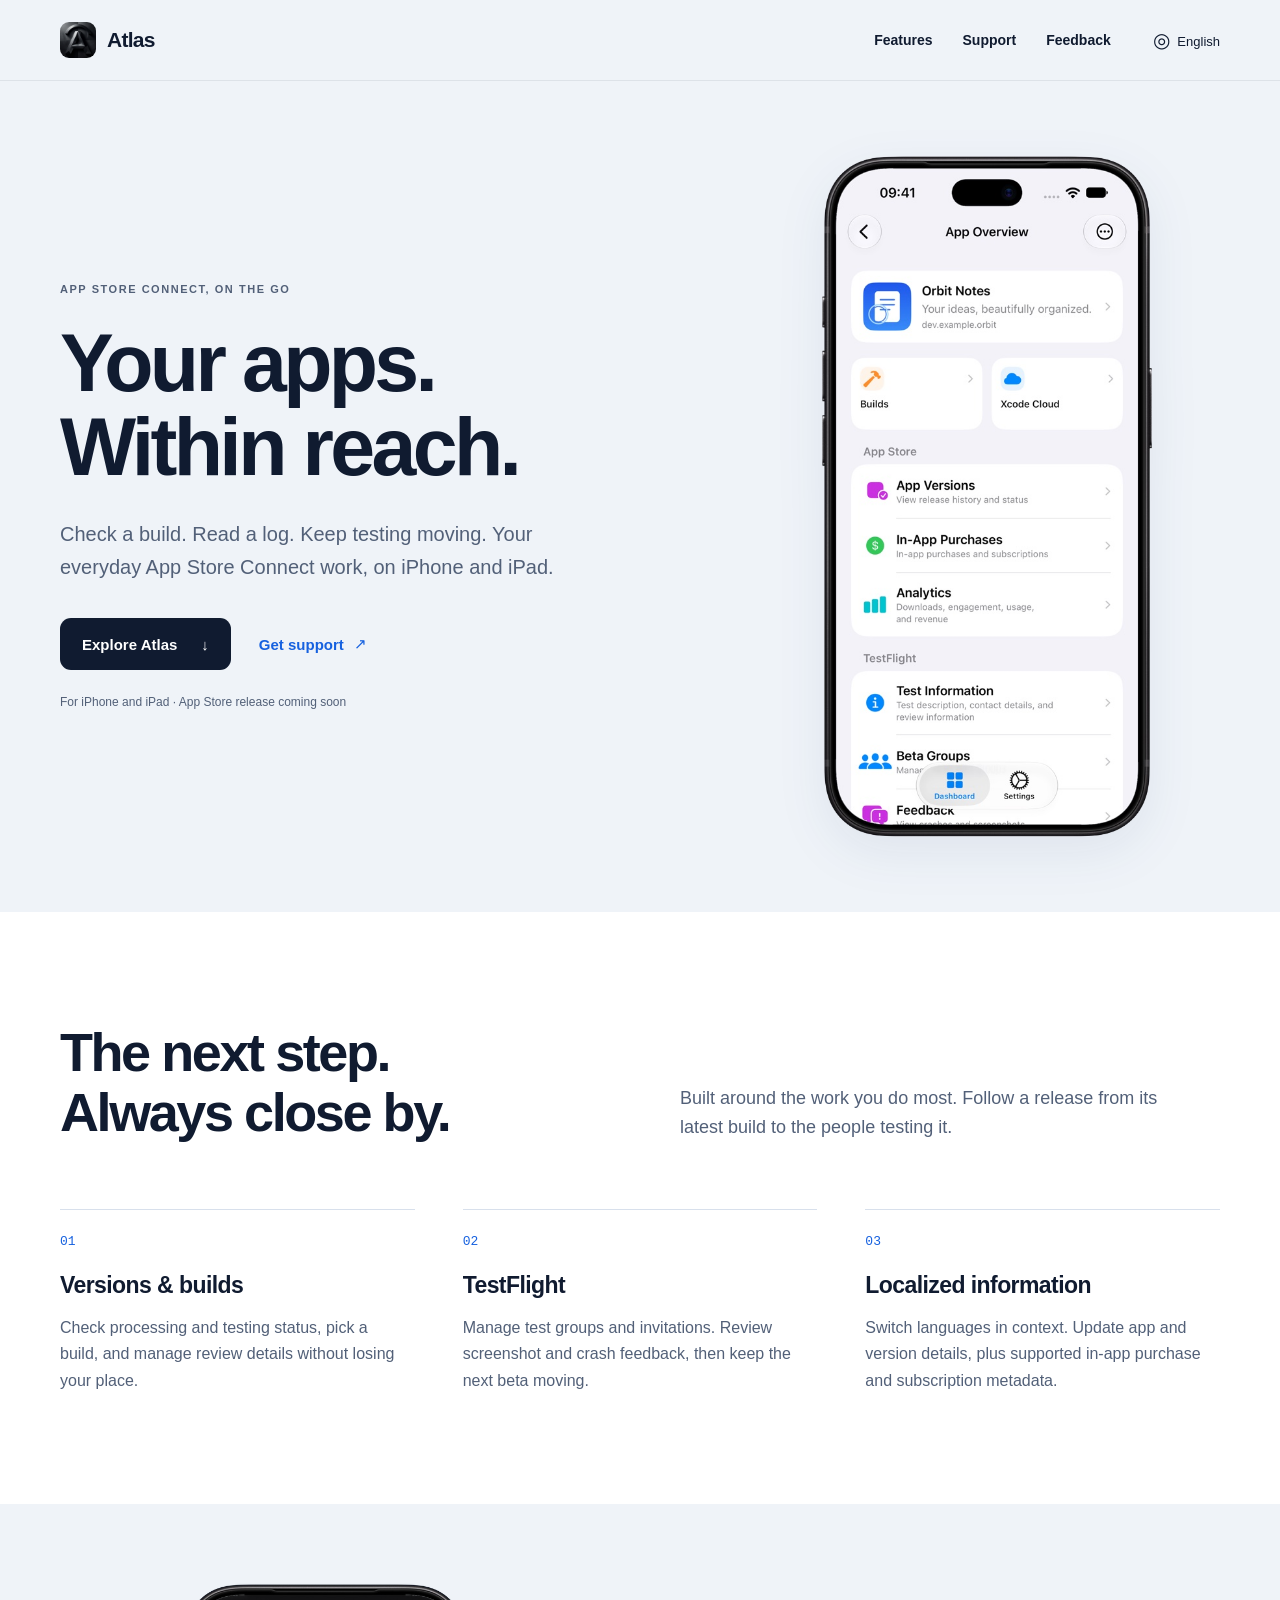
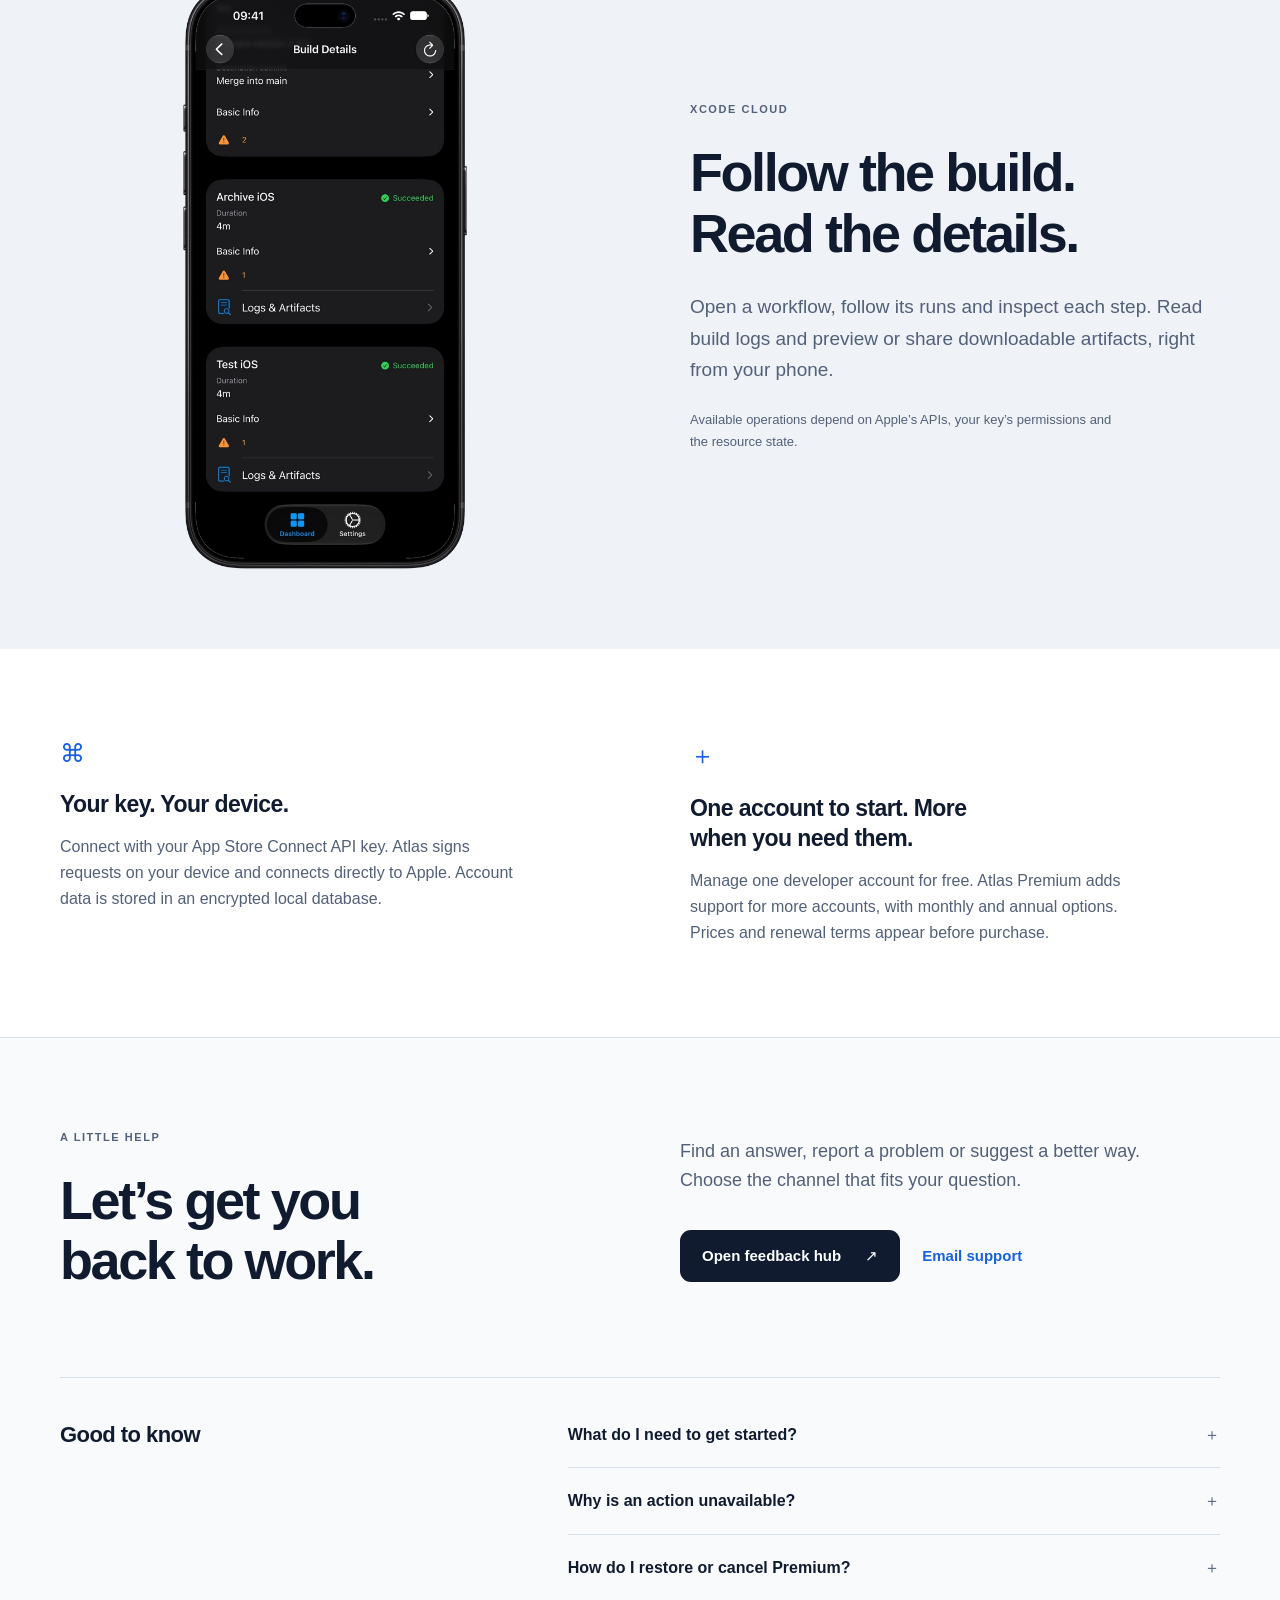
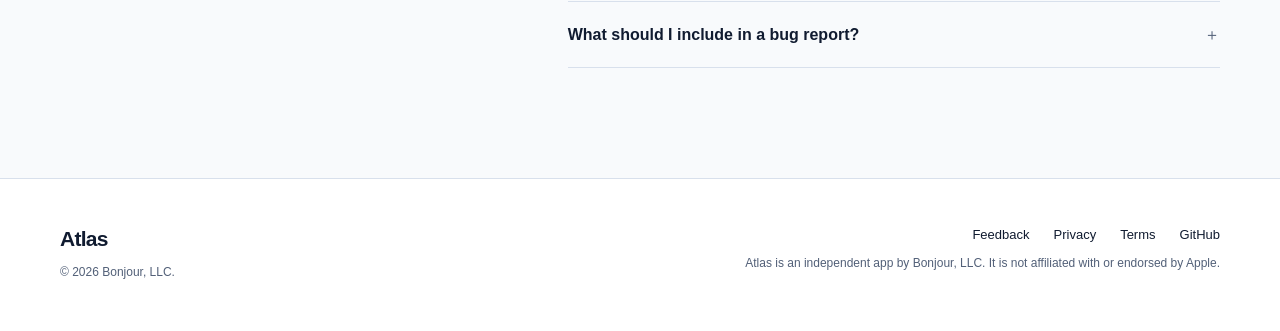
<file: docs/index.html>
<!doctype html>
<html lang="en">
<head>
<meta charset="utf-8"><meta name="viewport" content="width=device-width, initial-scale=1">
<title>Atlas — App Store Connect, within reach</title><meta name="description" content="Check a build. Read a log. Keep testing moving. Your everyday App Store Connect work, on iPhone and iPad.">
<meta name="theme-color" content="#eff3f8"><meta property="og:title" content="Atlas — App Store Connect, within reach">
<meta property="og:description" content="Check a build. Read a log. Keep testing moving. Your everyday App Store Connect work, on iPhone and iPad."><meta property="og:type" content="website">
<meta property="og:image" content="https://atlas.bonjour.dev/assets/app-icon.png"><link rel="canonical" href="https://atlas.bonjour.dev/">
<link rel="alternate" hreflang="en" href="https://atlas.bonjour.dev/"><link rel="alternate" hreflang="zh-Hans" href="https://atlas.bonjour.dev/zh-Hans/"><link rel="alternate" hreflang="ja" href="https://atlas.bonjour.dev/ja/"><link rel="icon" href="./assets/app-icon.png"><link rel="stylesheet" href="./assets/site.css">
</head>
<body><a class="skip" href="#main">Skip to content</a>
<header class="topbar"><nav class="shell nav" aria-label="Atlas">
<a class="brand" href="./"><img src="./assets/app-icon.png" width="36" height="36" alt=""><span>Atlas</span></a>
<div class="nav-links"><a href="./#features">Features</a><a href="./#support">Support</a><a href="./feedback/">Feedback</a></div>
<details class="language"><summary><span aria-hidden="true">◎</span> English</summary><div class="language-menu"><a href="./" lang="en" hreflang="en" aria-current="page">English</a><a href="./zh-Hans/" lang="zh-Hans" hreflang="zh-Hans">简体中文</a><a href="./ja/" lang="ja" hreflang="ja">日本語</a></div></details>
</nav></header>
<main id="main">
<section class="hero"><div class="shell hero-grid"><div class="hero-copy"><p class="eyebrow">APP STORE CONNECT, ON THE GO</p><h1>Your apps.<br>Within reach.</h1><p class="lead">Check a build. Read a log. Keep testing moving. Your everyday App Store Connect work, on iPhone and iPad.</p><div class="actions"><a class="button" href="#features">Explore Atlas <span aria-hidden="true">↓</span></a><a class="text-link" href="#support">Get support <span aria-hidden="true">↗</span></a></div><p class="availability">For iPhone and iPad · App Store release coming soon</p></div><figure class="hero-visual"><img src="./assets/overview-en.png" width="520" height="1063" alt="Atlas App Overview on iPhone, showing versions, builds, Xcode Cloud and TestFlight for the fictional Orbit Notes app." fetchpriority="high"></figure></div></section>
<section class="features shell" id="features"><div class="section-intro"><h2>The next step.<br>Always close by.</h2><p>Built around the work you do most. Follow a release from its latest build to the people testing it.</p></div><div class="feature-grid"><article><span class="number">01</span><h3>Versions & builds</h3><p>Check processing and testing status, pick a build, and manage review details without losing your place.</p></article><article><span class="number">02</span><h3>TestFlight</h3><p>Manage test groups and invitations. Review screenshot and crash feedback, then keep the next beta moving.</p></article><article><span class="number">03</span><h3>Localized information</h3><p>Switch languages in context. Update app and version details, plus supported in-app purchase and subscription metadata.</p></article></div></section>
<section class="cloud"><div class="shell cloud-grid"><figure><img src="./assets/cloud-en.png" width="520" height="1063" alt="Atlas Xcode Cloud screen on iPhone, showing a completed build, its steps, logs and artifacts with example data." loading="lazy"></figure><div><p class="eyebrow">XCODE CLOUD</p><h2>Follow the build.<br>Read the details.</h2><p class="lead">Open a workflow, follow its runs and inspect each step. Read build logs and preview or share downloadable artifacts, right from your phone.</p><p class="fine">Available operations depend on Apple’s APIs, your key’s permissions and the resource state.</p></div></div></section>
<section class="account shell"><article><span class="number" aria-hidden="true">⌘</span><h3>Your key. Your device.</h3><p>Connect with your App Store Connect API key. Atlas signs requests on your device and connects directly to Apple. Account data is stored in an encrypted local database.</p></article><article><span class="number" aria-hidden="true">＋</span><h3>One account to start. More when you need them.</h3><p>Manage one developer account for free. Atlas Premium adds support for more accounts, with monthly and annual options. Prices and renewal terms appear before purchase.</p></article></section>
<section class="support" id="support"><div class="shell"><div class="section-intro"><div><p class="eyebrow">A LITTLE HELP</p><h2>Let’s get you<br>back to work.</h2></div><div><p>Find an answer, report a problem or suggest a better way. Choose the channel that fits your question.</p><div class="actions"><a class="button" href="feedback/">Open feedback hub <span aria-hidden="true">↗</span></a><a class="text-link" href="mailto:support@bonjour.dev?subject=Atlas%20Support">Email support</a></div></div></div><div class="faq"><h3>Good to know</h3><div><details><summary>What do I need to get started?</summary><p>An App Store Connect API key and access to the apps you want to manage. Import your key in Atlas. The actions available depend on that key’s role and app access.</p></details><details><summary>Why is an action unavailable?</summary><p>Apple’s APIs, resource state and key permissions can limit an action. Check the resource’s current state and the key’s access in App Store Connect. If the result looks wrong, send the visible error and steps to reproduce; never share your key.</p></details><details><summary>How do I restore or cancel Premium?</summary><p>Use Restore Purchases on the Atlas Premium screen with the Apple Account used for purchase. Manage or cancel your subscription in iOS Settings → your Apple Account → Subscriptions.</p></details><details><summary>What should I include in a bug report?</summary><p>Your Atlas version and build, device, iOS or iPadOS version, reproduction steps and the visible error. Remove API keys, tokens, personal information and private app data from attachments.</p></details></div></div></div></section></main>
<footer class="footer shell"><div><a class="brand" href="./">Atlas</a><p>© 2026 Bonjour, LLC.</p></div><div class="footer-right"><nav aria-label="Footer"><a href="./feedback/">Feedback</a><a href="./legal/privacy/">Privacy</a><a href="./legal/terms/">Terms</a><a href="https://github.com/bonjour-studio/atlas-feedback">GitHub</a></nav><p>Atlas is an independent app by Bonjour, LLC. It is not affiliated with or endorsed by Apple.</p></div></footer>
</body></html>
</file>
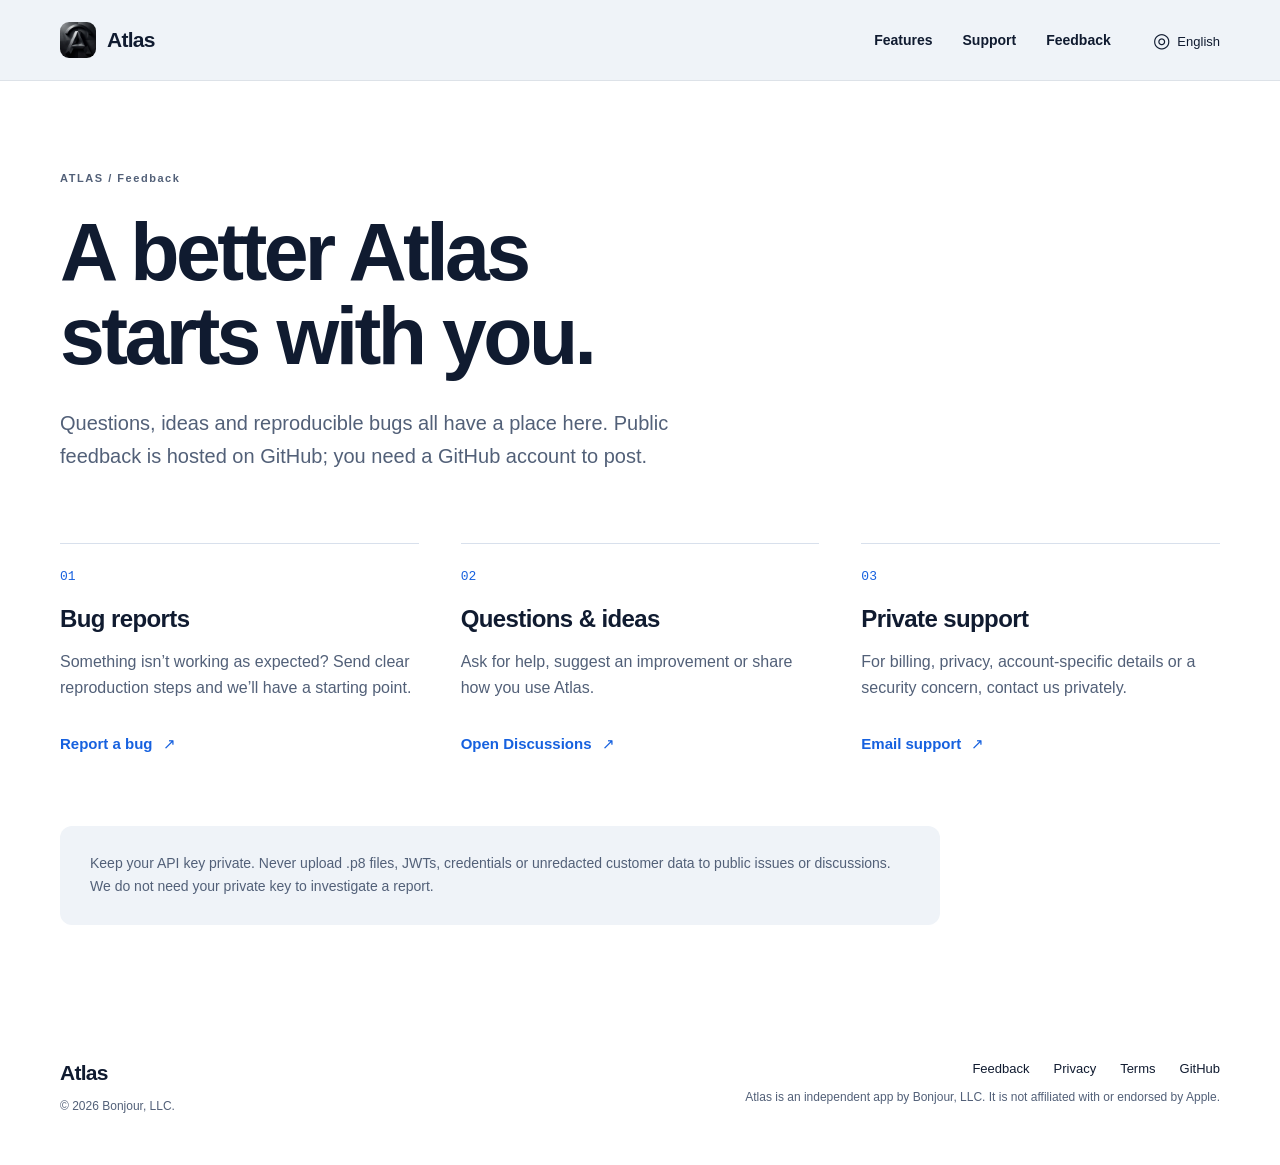
<file: docs/feedback/index.html>
<!doctype html>
<html lang="en">
<head>
<meta charset="utf-8"><meta name="viewport" content="width=device-width, initial-scale=1">
<title>Atlas — Feedback</title><meta name="description" content="Check a build. Read a log. Keep testing moving. Your everyday App Store Connect work, on iPhone and iPad.">
<meta name="theme-color" content="#eff3f8"><meta property="og:title" content="Atlas — Feedback">
<meta property="og:description" content="Check a build. Read a log. Keep testing moving. Your everyday App Store Connect work, on iPhone and iPad."><meta property="og:type" content="website">
<meta property="og:image" content="https://atlas.bonjour.dev/assets/app-icon.png"><link rel="canonical" href="https://atlas.bonjour.dev/feedback/">
<link rel="alternate" hreflang="en" href="https://atlas.bonjour.dev/feedback/"><link rel="alternate" hreflang="zh-Hans" href="https://atlas.bonjour.dev/zh-Hans/feedback/"><link rel="alternate" hreflang="ja" href="https://atlas.bonjour.dev/ja/feedback/"><link rel="icon" href="../assets/app-icon.png"><link rel="stylesheet" href="../assets/site.css">
</head>
<body><a class="skip" href="#main">Skip to content</a>
<header class="topbar"><nav class="shell nav" aria-label="Atlas">
<a class="brand" href="../"><img src="../assets/app-icon.png" width="36" height="36" alt=""><span>Atlas</span></a>
<div class="nav-links"><a href="../#features">Features</a><a href="../#support">Support</a><a href="../feedback/">Feedback</a></div>
<details class="language"><summary><span aria-hidden="true">◎</span> English</summary><div class="language-menu"><a href="../feedback/" lang="en" hreflang="en" aria-current="page">English</a><a href="../zh-Hans/feedback/" lang="zh-Hans" hreflang="zh-Hans">简体中文</a><a href="../ja/feedback/" lang="ja" hreflang="ja">日本語</a></div></details>
</nav></header>
<main id="main"><section class="shell feedback"><p class="eyebrow">ATLAS / Feedback</p><h1>A better Atlas<br>starts with you.</h1><p class="lead narrow">Questions, ideas and reproducible bugs all have a place here. Public feedback is hosted on GitHub; you need a GitHub account to post.</p><div class="channel-grid"><article><span class="number">01</span><h2>Bug reports</h2><p>Something isn’t working as expected? Send clear reproduction steps and we’ll have a starting point.</p><a class="text-link" href="https://github.com/bonjour-studio/atlas-feedback/issues/new/choose">Report a bug <span aria-hidden="true">↗</span></a></article><article><span class="number">02</span><h2>Questions & ideas</h2><p>Ask for help, suggest an improvement or share how you use Atlas.</p><a class="text-link" href="https://github.com/bonjour-studio/atlas-feedback/discussions">Open Discussions <span aria-hidden="true">↗</span></a></article><article><span class="number">03</span><h2>Private support</h2><p>For billing, privacy, account-specific details or a security concern, contact us privately.</p><a class="text-link" href="mailto:support@bonjour.dev?subject=Atlas%20Support">Email support <span aria-hidden="true">↗</span></a></article></div><aside class="privacy-note">Keep your API key private. Never upload .p8 files, JWTs, credentials or unredacted customer data to public issues or discussions. We do not need your private key to investigate a report.</aside></section></main>
<footer class="footer shell"><div><a class="brand" href="../">Atlas</a><p>© 2026 Bonjour, LLC.</p></div><div class="footer-right"><nav aria-label="Footer"><a href="../feedback/">Feedback</a><a href="../legal/privacy/">Privacy</a><a href="../legal/terms/">Terms</a><a href="https://github.com/bonjour-studio/atlas-feedback">GitHub</a></nav><p>Atlas is an independent app by Bonjour, LLC. It is not affiliated with or endorsed by Apple.</p></div></footer>
</body></html>
</file>
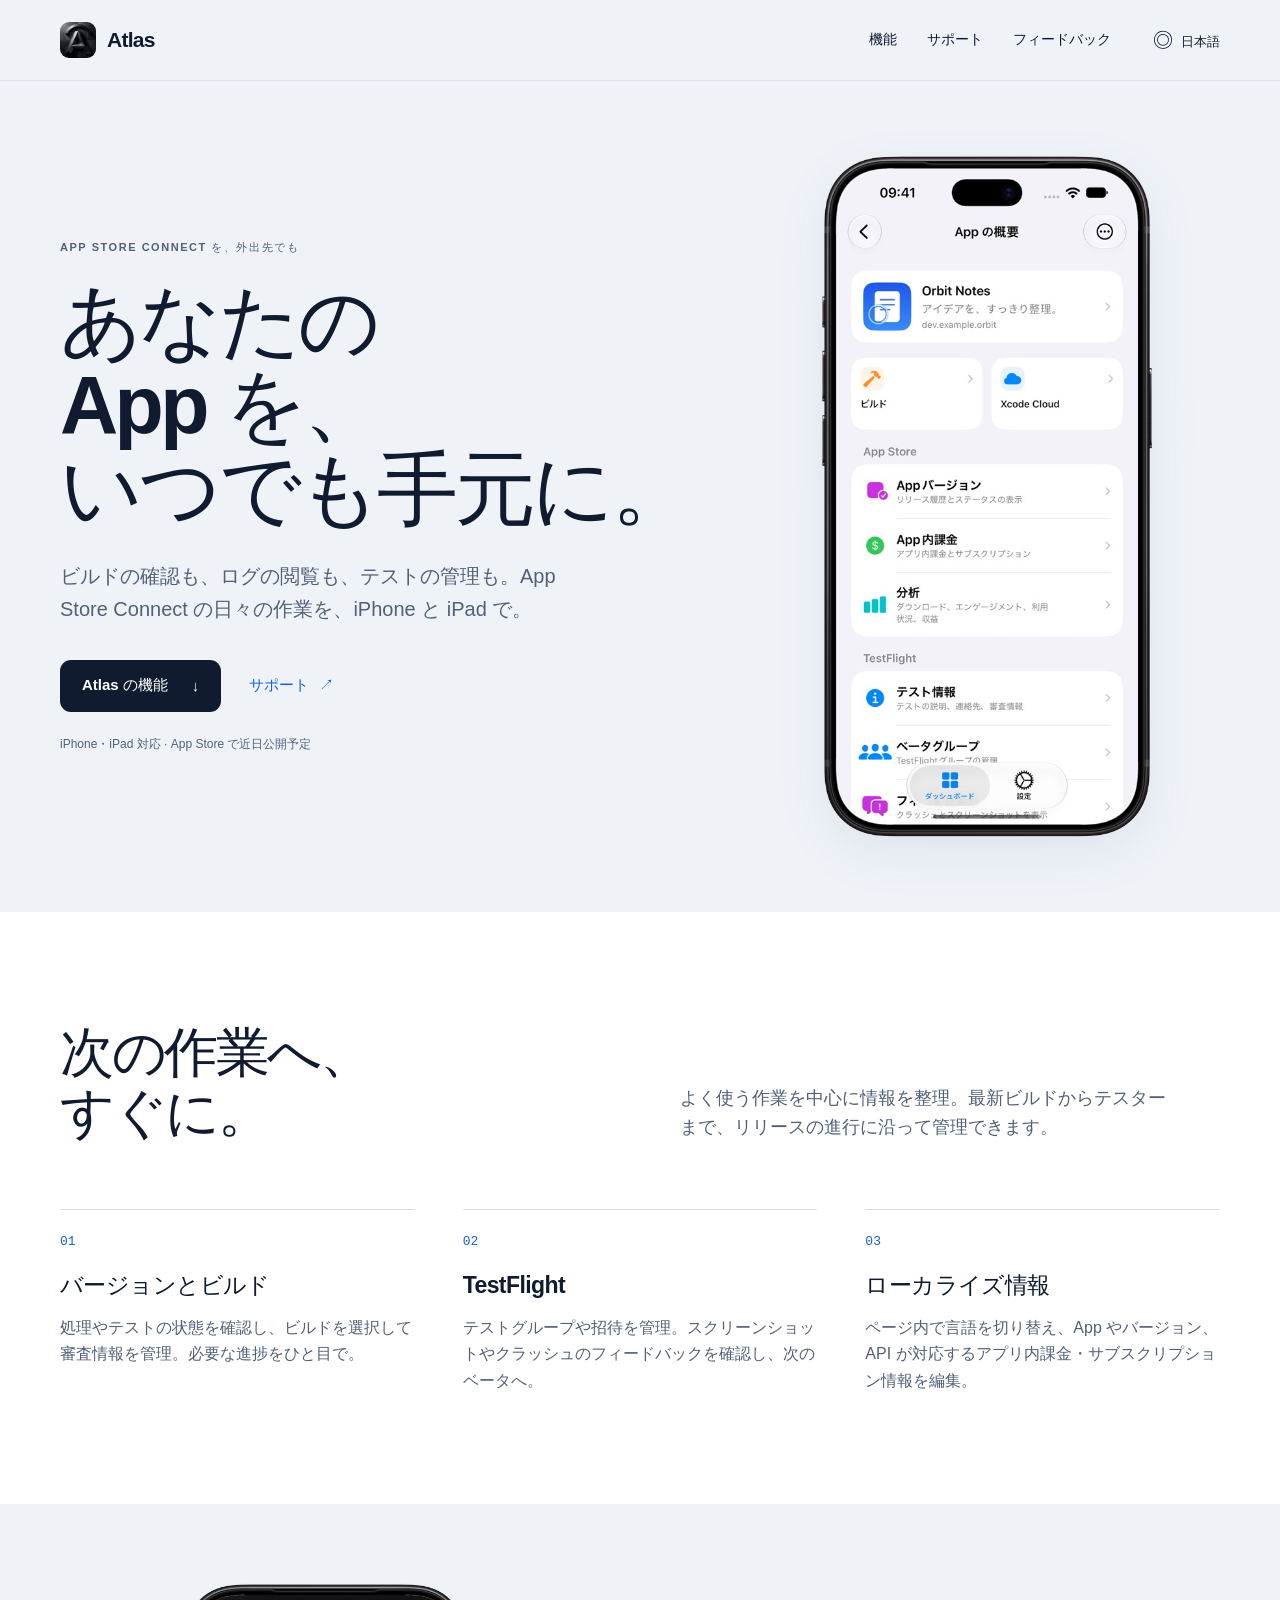
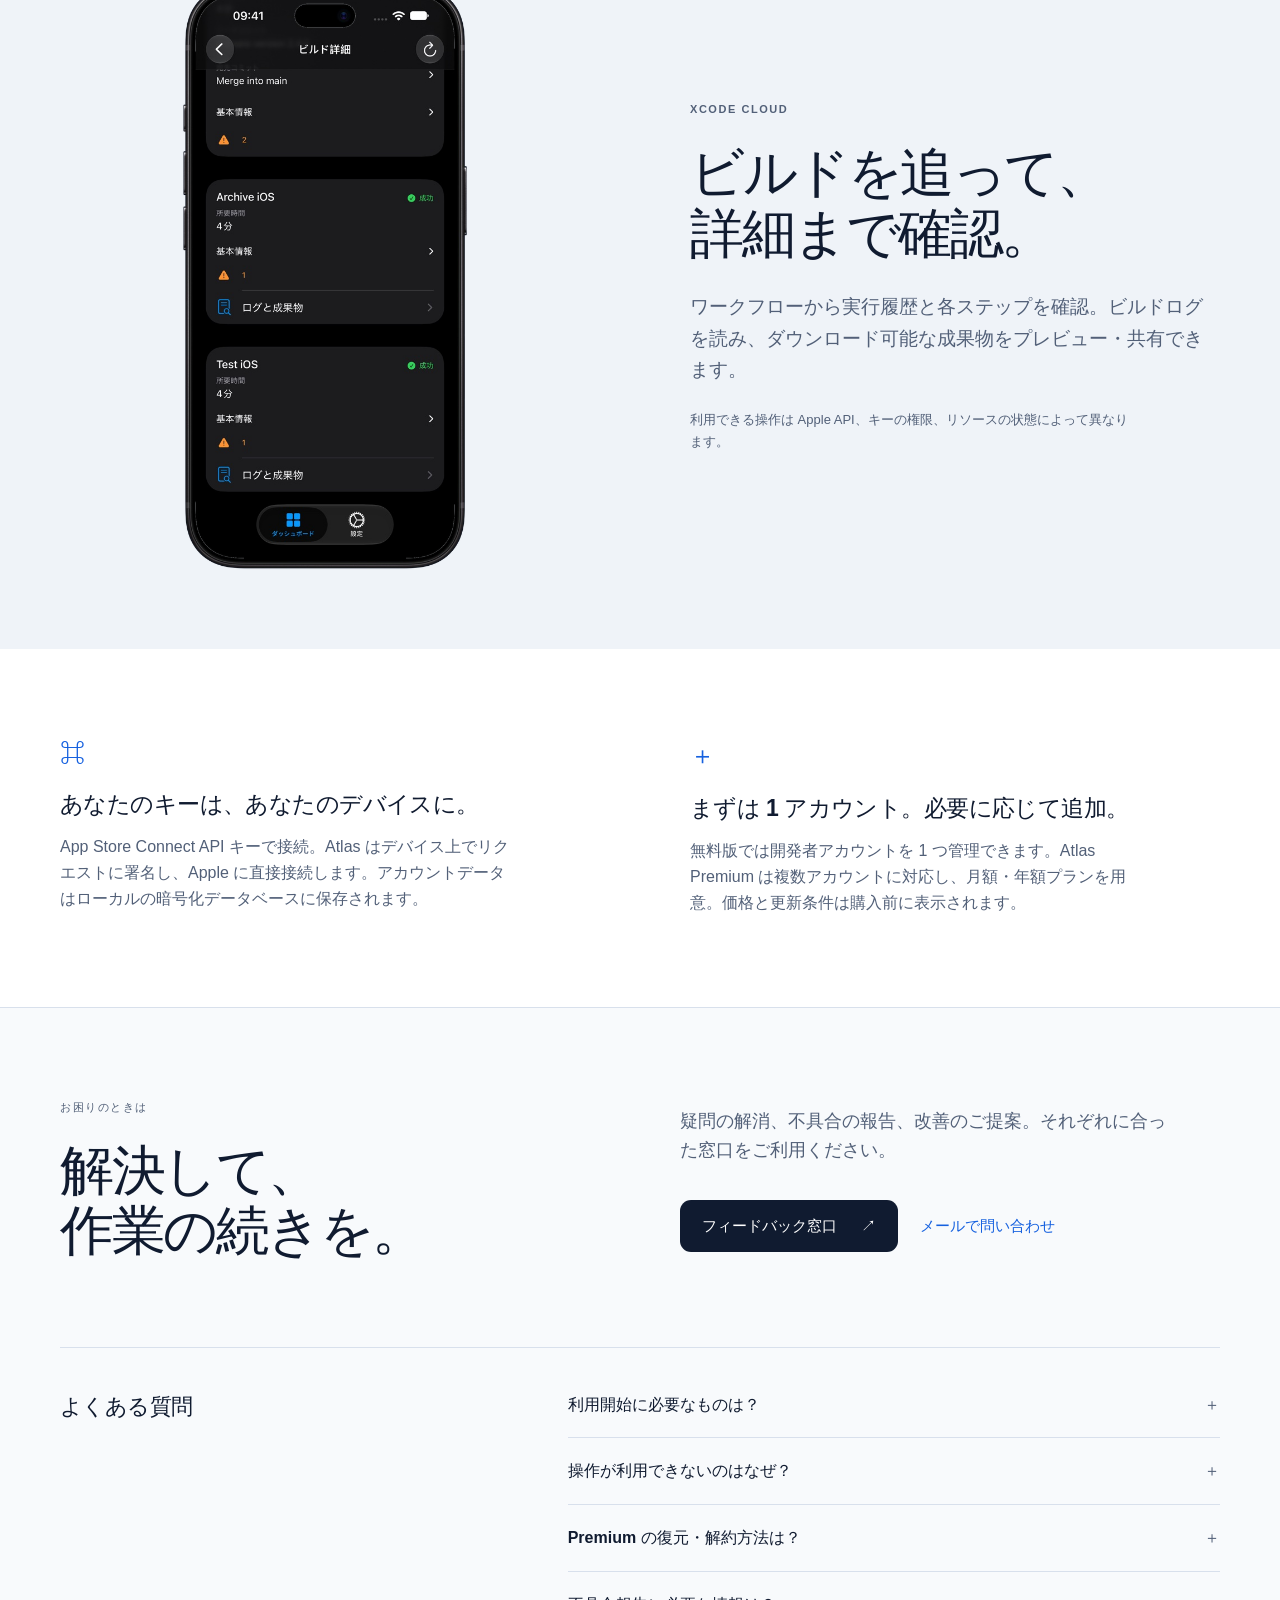
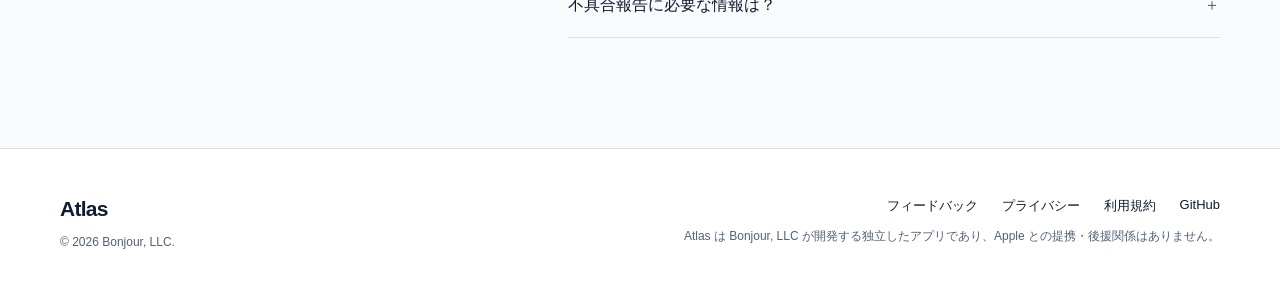
<file: docs/ja/index.html>
<!doctype html>
<html lang="ja">
<head>
<meta charset="utf-8"><meta name="viewport" content="width=device-width, initial-scale=1">
<title>Atlas — App Store Connect, within reach</title><meta name="description" content="ビルドの確認も、ログの閲覧も、テストの管理も。App Store Connect の日々の作業を、iPhone と iPad で。">
<meta name="theme-color" content="#eff3f8"><meta property="og:title" content="Atlas — App Store Connect, within reach">
<meta property="og:description" content="ビルドの確認も、ログの閲覧も、テストの管理も。App Store Connect の日々の作業を、iPhone と iPad で。"><meta property="og:type" content="website">
<meta property="og:image" content="https://atlas.bonjour.dev/assets/app-icon.png"><link rel="canonical" href="https://atlas.bonjour.dev/ja/">
<link rel="alternate" hreflang="en" href="https://atlas.bonjour.dev/"><link rel="alternate" hreflang="zh-Hans" href="https://atlas.bonjour.dev/zh-Hans/"><link rel="alternate" hreflang="ja" href="https://atlas.bonjour.dev/ja/"><link rel="icon" href="../assets/app-icon.png"><link rel="stylesheet" href="../assets/site.css">
</head>
<body><a class="skip" href="#main">本文へ移動</a>
<header class="topbar"><nav class="shell nav" aria-label="Atlas">
<a class="brand" href="../ja/"><img src="../assets/app-icon.png" width="36" height="36" alt=""><span>Atlas</span></a>
<div class="nav-links"><a href="../ja/#features">機能</a><a href="../ja/#support">サポート</a><a href="../ja/feedback/">フィードバック</a></div>
<details class="language"><summary><span aria-hidden="true">◎</span> 日本語</summary><div class="language-menu"><a href="../" lang="en" hreflang="en">English</a><a href="../zh-Hans/" lang="zh-Hans" hreflang="zh-Hans">简体中文</a><a href="../ja/" lang="ja" hreflang="ja" aria-current="page">日本語</a></div></details>
</nav></header>
<main id="main">
<section class="hero"><div class="shell hero-grid"><div class="hero-copy"><p class="eyebrow">APP STORE CONNECT を、外出先でも</p><h1>あなたの App を、<br>いつでも手元に。</h1><p class="lead">ビルドの確認も、ログの閲覧も、テストの管理も。App Store Connect の日々の作業を、iPhone と iPad で。</p><div class="actions"><a class="button" href="#features">Atlas の機能 <span aria-hidden="true">↓</span></a><a class="text-link" href="#support">サポート <span aria-hidden="true">↗</span></a></div><p class="availability">iPhone・iPad 対応 · App Store で近日公開予定</p></div><figure class="hero-visual"><img src="../assets/overview-ja.png" width="520" height="1063" alt="架空の Orbit Notes を使い、バージョン、ビルド、Xcode Cloud、TestFlight を表示する Atlas の iPhone 画面。" fetchpriority="high"></figure></div></section>
<section class="features shell" id="features"><div class="section-intro"><h2>次の作業へ、<br>すぐに。</h2><p>よく使う作業を中心に情報を整理。最新ビルドからテスターまで、リリースの進行に沿って管理できます。</p></div><div class="feature-grid"><article><span class="number">01</span><h3>バージョンとビルド</h3><p>処理やテストの状態を確認し、ビルドを選択して審査情報を管理。必要な進捗をひと目で。</p></article><article><span class="number">02</span><h3>TestFlight</h3><p>テストグループや招待を管理。スクリーンショットやクラッシュのフィードバックを確認し、次のベータへ。</p></article><article><span class="number">03</span><h3>ローカライズ情報</h3><p>ページ内で言語を切り替え、App やバージョン、API が対応するアプリ内課金・サブスクリプション情報を編集。</p></article></div></section>
<section class="cloud"><div class="shell cloud-grid"><figure><img src="../assets/cloud-ja.png" width="520" height="1063" alt="サンプルデータでビルド結果、実行ステップ、ログ、成果物を表示する Atlas の Xcode Cloud 画面。" loading="lazy"></figure><div><p class="eyebrow">XCODE CLOUD</p><h2>ビルドを追って、<br>詳細まで確認。</h2><p class="lead">ワークフローから実行履歴と各ステップを確認。ビルドログを読み、ダウンロード可能な成果物をプレビュー・共有できます。</p><p class="fine">利用できる操作は Apple API、キーの権限、リソースの状態によって異なります。</p></div></div></section>
<section class="account shell"><article><span class="number" aria-hidden="true">⌘</span><h3>あなたのキーは、あなたのデバイスに。</h3><p>App Store Connect API キーで接続。Atlas はデバイス上でリクエストに署名し、Apple に直接接続します。アカウントデータはローカルの暗号化データベースに保存されます。</p></article><article><span class="number" aria-hidden="true">＋</span><h3>まずは 1 アカウント。必要に応じて追加。</h3><p>無料版では開発者アカウントを 1 つ管理できます。Atlas Premium は複数アカウントに対応し、月額・年額プランを用意。価格と更新条件は購入前に表示されます。</p></article></section>
<section class="support" id="support"><div class="shell"><div class="section-intro"><div><p class="eyebrow">お困りのときは</p><h2>解決して、<br>作業の続きを。</h2></div><div><p>疑問の解消、不具合の報告、改善のご提案。それぞれに合った窓口をご利用ください。</p><div class="actions"><a class="button" href="feedback/">フィードバック窓口 <span aria-hidden="true">↗</span></a><a class="text-link" href="mailto:support@bonjour.dev?subject=Atlas%20Support">メールで問い合わせ</a></div></div></div><div class="faq"><h3>よくある質問</h3><div><details><summary>利用開始に必要なものは？</summary><p>App Store Connect API キーと、管理対象 App へのアクセス権が必要です。Atlas にキーを読み込んで接続します。利用できる操作はキーの役割と App へのアクセス権によって異なります。</p></details><details><summary>操作が利用できないのはなぜ？</summary><p>Apple API、リソースの状態、キーの権限により操作が制限される場合があります。現在の状態とアクセス権を確認してください。不明な場合はエラーと再現手順をご連絡ください。秘密キーは送信しないでください。</p></details><details><summary>Premium の復元・解約方法は？</summary><p>購入時の Apple Account で、Atlas Premium 画面の「購入を復元」を使用します。管理・解約は iOS の設定 → Apple Account → サブスクリプションから行えます。</p></details><details><summary>不具合報告に必要な情報は？</summary><p>Atlas のバージョンとビルド番号、機種、OS、再現手順、表示されたエラーを記載してください。添付ファイルから API キー、トークン、個人情報、非公開の App データを削除してください。</p></details></div></div></div></section></main>
<footer class="footer shell"><div><a class="brand" href="../ja/">Atlas</a><p>© 2026 Bonjour, LLC.</p></div><div class="footer-right"><nav aria-label="Footer"><a href="../ja/feedback/">フィードバック</a><a href="../legal/privacy/">プライバシー</a><a href="../legal/terms/">利用規約</a><a href="https://github.com/bonjour-studio/atlas-feedback">GitHub</a></nav><p>Atlas は Bonjour, LLC が開発する独立したアプリであり、Apple との提携・後援関係はありません。</p></div></footer>
</body></html>
</file>
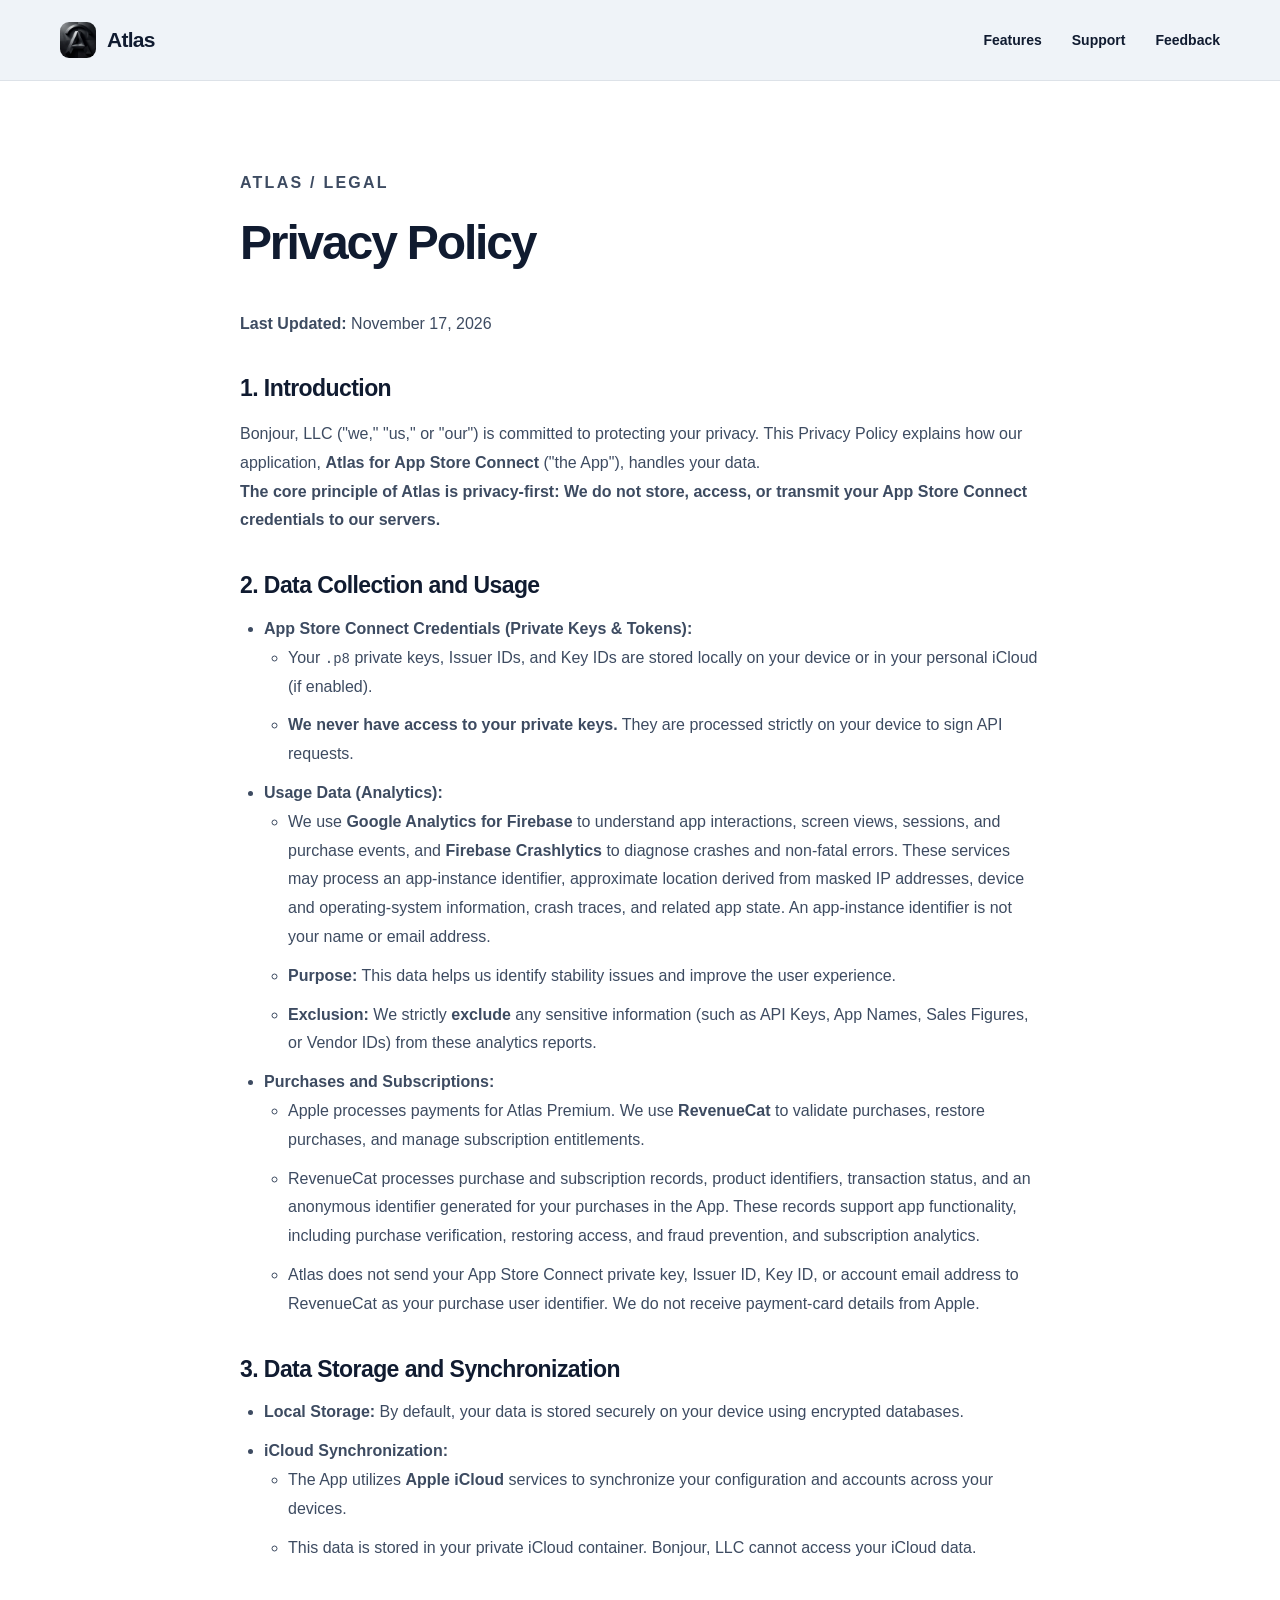
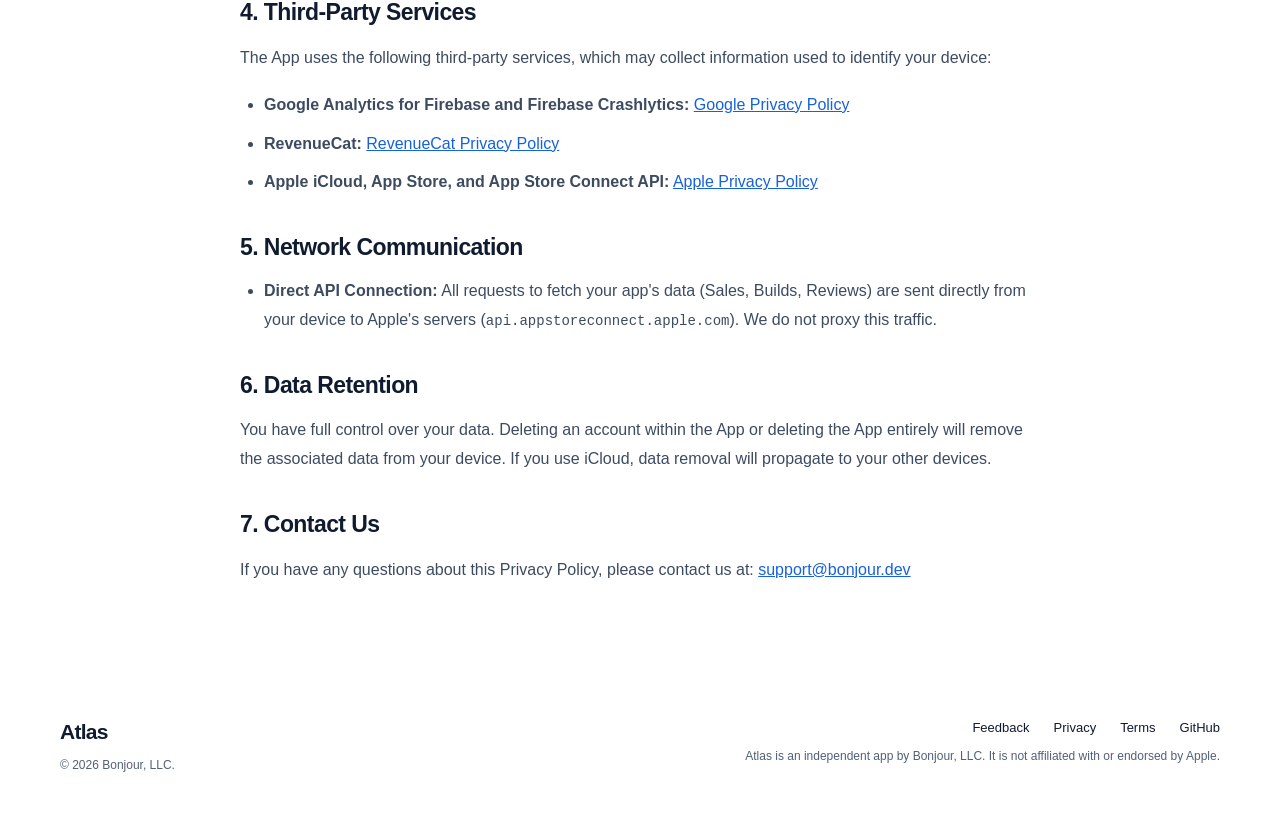
<file: docs/privacy/index.html>
<!doctype html>
<html lang="en">
<head>
<meta charset="utf-8"><meta name="viewport" content="width=device-width, initial-scale=1">
<title>Atlas — Privacy Policy</title><meta name="description" content="Check a build. Read a log. Keep testing moving. Your everyday App Store Connect work, on iPhone and iPad.">
<meta name="theme-color" content="#eff3f8"><meta property="og:title" content="Atlas — Privacy Policy">
<meta property="og:description" content="Check a build. Read a log. Keep testing moving. Your everyday App Store Connect work, on iPhone and iPad."><meta property="og:type" content="website">
<meta property="og:image" content="https://atlas.bonjour.dev/assets/app-icon.png"><link rel="canonical" href="https://atlas.bonjour.dev/legal/privacy/">
<link rel="icon" href="../assets/app-icon.png"><link rel="stylesheet" href="../assets/site.css">
</head>
<body><a class="skip" href="#main">Skip to content</a>
<header class="topbar"><nav class="shell nav" aria-label="Atlas">
<a class="brand" href="../"><img src="../assets/app-icon.png" width="36" height="36" alt=""><span>Atlas</span></a>
<div class="nav-links"><a href="../#features">Features</a><a href="../#support">Support</a><a href="../feedback/">Feedback</a></div>

</nav></header>
<main id="main"><article class="shell legal"><p class="eyebrow">ATLAS / LEGAL</p><h1>Privacy Policy</h1><p><b>Last Updated:</b> November 17, 2026</p>
<h2>1. Introduction</h2>
<p>Bonjour, LLC (&quot;we,&quot; &quot;us,&quot; or &quot;our&quot;) is committed to protecting your privacy. This Privacy Policy explains how our application, <b>Atlas for App Store Connect</b> (&quot;the App&quot;), handles your data.<br><b>The core principle of Atlas is privacy-first: We do not store, access, or transmit your App Store Connect credentials to our servers.</b></p>
<h2>2. Data Collection and Usage</h2>
<ul>
<li><b>App Store Connect Credentials (Private Keys &amp; Tokens):</b>
<ul>
<li>Your <code>.p8</code> private keys, Issuer IDs, and Key IDs are stored locally on your device or in your personal iCloud (if enabled).</li>
<li><b>We never have access to your private keys.</b> They are processed strictly on your device to sign API requests.</li>
</ul></li>
<li><b>Usage Data (Analytics):</b>
<ul>
<li>We use <b>Google Analytics for Firebase</b> to understand app interactions, screen views, sessions, and purchase events, and <b>Firebase Crashlytics</b> to diagnose crashes and non-fatal errors. These services may process an app-instance identifier, approximate location derived from masked IP addresses, device and operating-system information, crash traces, and related app state. An app-instance identifier is not your name or email address.</li>
<li><b>Purpose:</b> This data helps us identify stability issues and improve the user experience.</li>
<li><b>Exclusion:</b> We strictly <b>exclude</b> any sensitive information (such as API Keys, App Names, Sales Figures, or Vendor IDs) from these analytics reports.</li>
</ul></li>
<li><b>Purchases and Subscriptions:</b>
<ul>
<li>Apple processes payments for Atlas Premium. We use <b>RevenueCat</b> to validate purchases, restore purchases, and manage subscription entitlements.</li>
<li>RevenueCat processes purchase and subscription records, product identifiers, transaction status, and an anonymous identifier generated for your purchases in the App. These records support app functionality, including purchase verification, restoring access, and fraud prevention, and subscription analytics.</li>
<li>Atlas does not send your App Store Connect private key, Issuer ID, Key ID, or account email address to RevenueCat as your purchase user identifier. We do not receive payment-card details from Apple.</li>
</ul></li>
</ul>
<h2>3. Data Storage and Synchronization</h2>
<ul>
<li><b>Local Storage:</b> By default, your data is stored securely on your device using encrypted databases.</li>
<li><b>iCloud Synchronization:</b>
<ul>
<li>The App utilizes <b>Apple iCloud</b> services to synchronize your configuration and accounts across your devices.</li>
<li>This data is stored in your private iCloud container. Bonjour, LLC cannot access your iCloud data.</li>
</ul></li>
</ul>
<h2>4. Third-Party Services</h2>
<p>The App uses the following third-party services, which may collect information used to identify your device:</p>
<ul>
<li><b>Google Analytics for Firebase and Firebase Crashlytics:</b> <a href="https://policies.google.com/privacy">Google Privacy Policy</a></li>
<li><b>RevenueCat:</b> <a href="https://www.revenuecat.com/privacy">RevenueCat Privacy Policy</a></li>
<li><b>Apple iCloud, App Store, and App Store Connect API:</b> <a href="https://www.apple.com/legal/privacy/">Apple Privacy Policy</a></li>
</ul>
<h2>5. Network Communication</h2>
<ul>
<li><b>Direct API Connection:</b> All requests to fetch your app&#x27;s data (Sales, Builds, Reviews) are sent directly from your device to Apple&#x27;s servers (<code>api.appstoreconnect.apple.com</code>). We do not proxy this traffic.</li>
</ul>
<h2>6. Data Retention</h2>
<p>You have full control over your data. Deleting an account within the App or deleting the App entirely will remove the associated data from your device. If you use iCloud, data removal will propagate to your other devices.</p>
<h2>7. Contact Us</h2>
<p>If you have any questions about this Privacy Policy, please contact us at: <a href="mailto:support@bonjour.dev">support@bonjour.dev</a>
</p></article></main>
<footer class="footer shell"><div><a class="brand" href="../">Atlas</a><p>© 2026 Bonjour, LLC.</p></div><div class="footer-right"><nav aria-label="Footer"><a href="../feedback/">Feedback</a><a href="../legal/privacy/">Privacy</a><a href="../legal/terms/">Terms</a><a href="https://github.com/bonjour-studio/atlas-feedback">GitHub</a></nav><p>Atlas is an independent app by Bonjour, LLC. It is not affiliated with or endorsed by Apple.</p></div></footer>
</body></html>
</file>
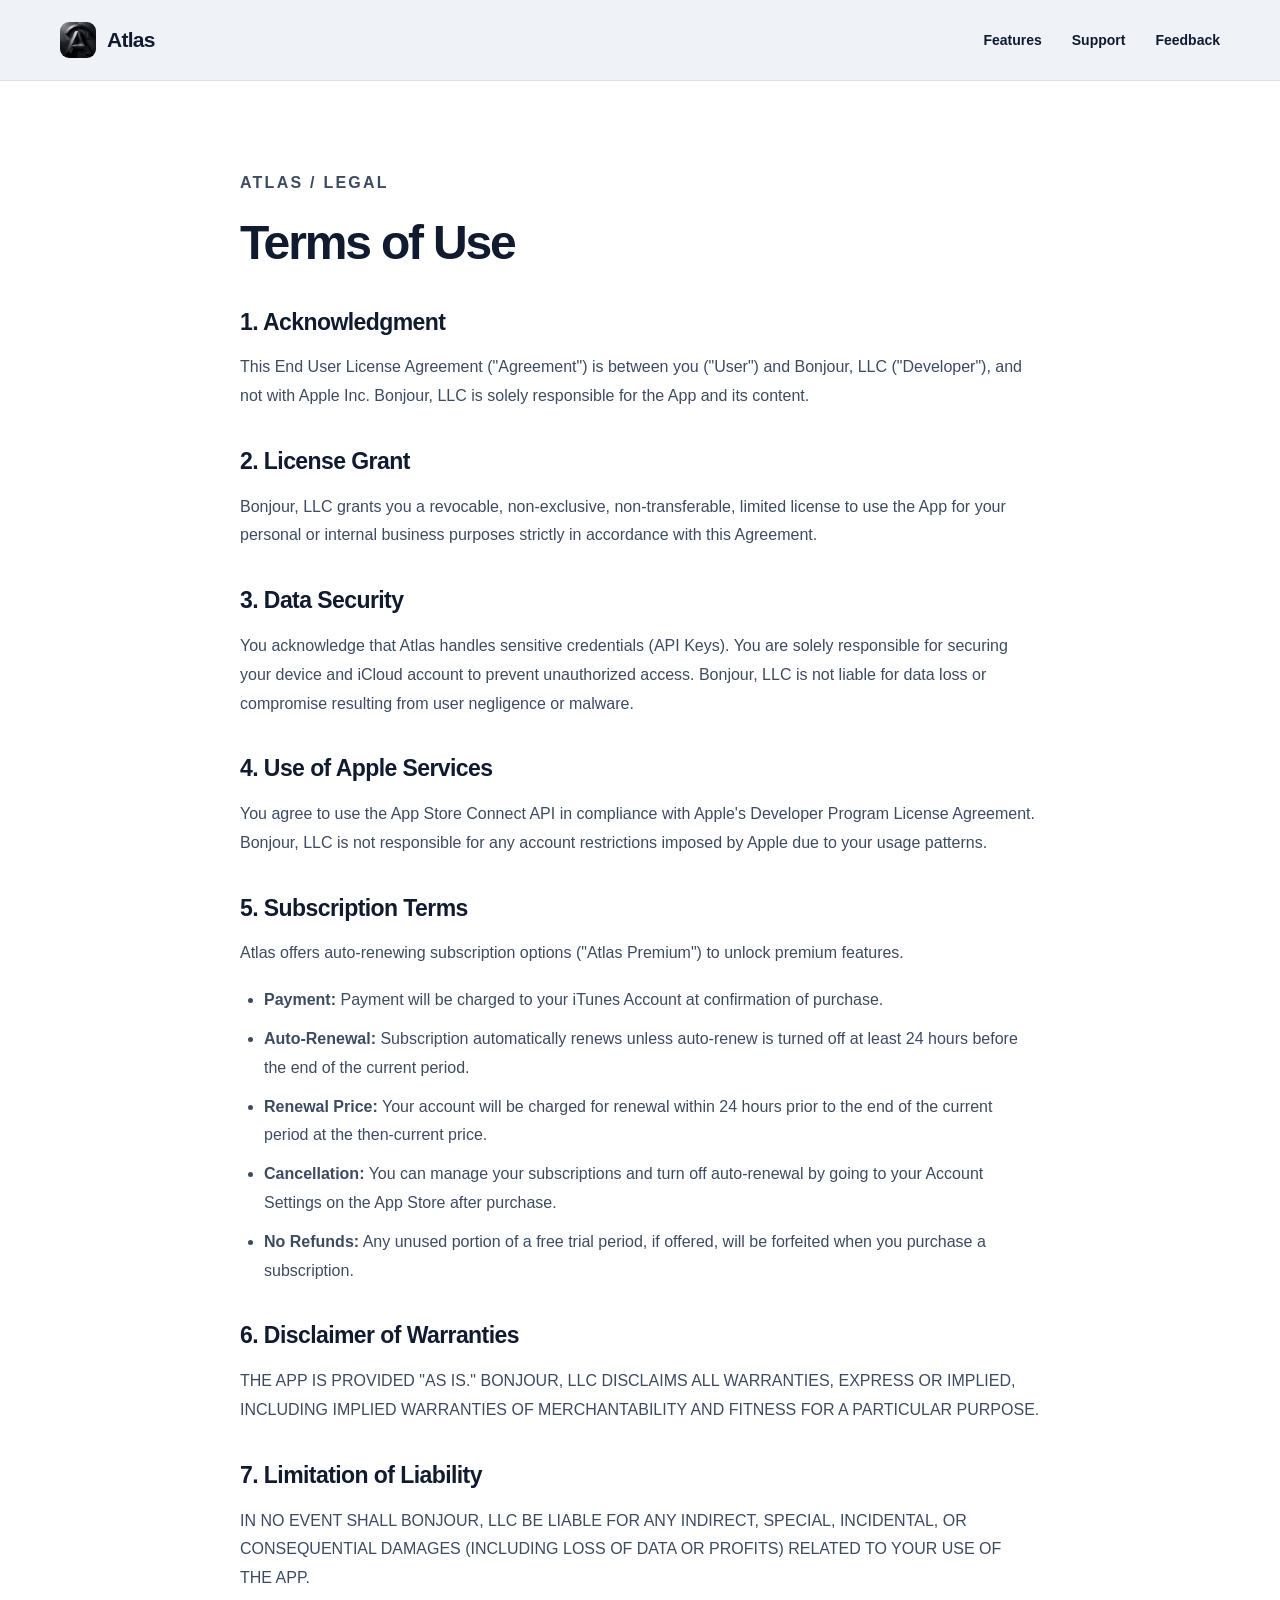
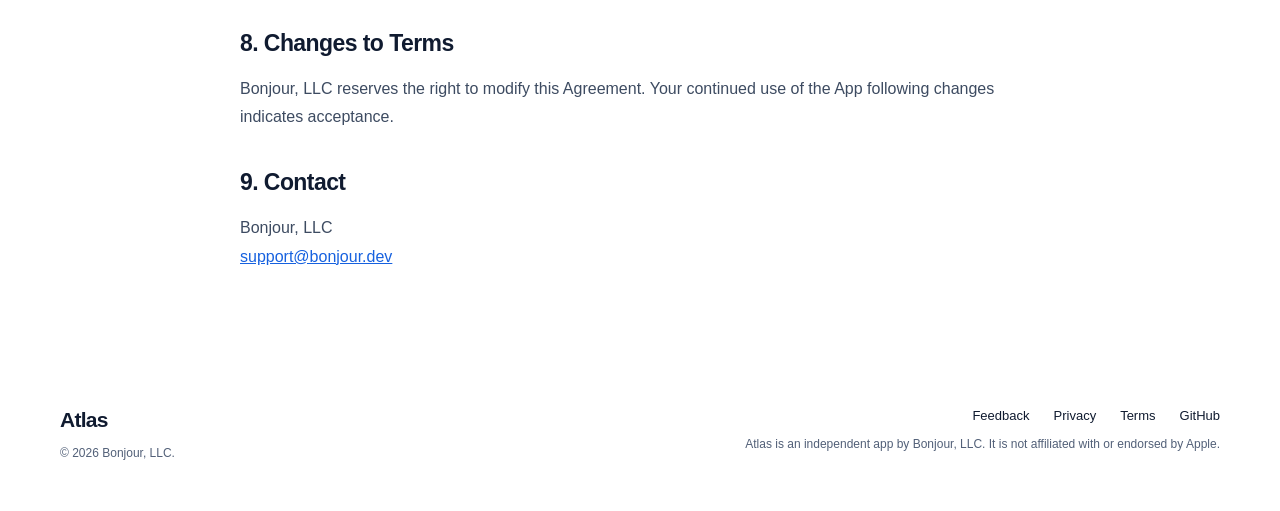
<file: docs/terms/index.html>
<!doctype html>
<html lang="en">
<head>
<meta charset="utf-8"><meta name="viewport" content="width=device-width, initial-scale=1">
<title>Atlas — Terms of Use</title><meta name="description" content="Check a build. Read a log. Keep testing moving. Your everyday App Store Connect work, on iPhone and iPad.">
<meta name="theme-color" content="#eff3f8"><meta property="og:title" content="Atlas — Terms of Use">
<meta property="og:description" content="Check a build. Read a log. Keep testing moving. Your everyday App Store Connect work, on iPhone and iPad."><meta property="og:type" content="website">
<meta property="og:image" content="https://atlas.bonjour.dev/assets/app-icon.png"><link rel="canonical" href="https://atlas.bonjour.dev/legal/terms/">
<link rel="icon" href="../assets/app-icon.png"><link rel="stylesheet" href="../assets/site.css">
</head>
<body><a class="skip" href="#main">Skip to content</a>
<header class="topbar"><nav class="shell nav" aria-label="Atlas">
<a class="brand" href="../"><img src="../assets/app-icon.png" width="36" height="36" alt=""><span>Atlas</span></a>
<div class="nav-links"><a href="../#features">Features</a><a href="../#support">Support</a><a href="../feedback/">Feedback</a></div>

</nav></header>
<main id="main"><article class="shell legal"><p class="eyebrow">ATLAS / LEGAL</p><h1>Terms of Use</h1><h2>1. Acknowledgment</h2>
<p>This End User License Agreement (&quot;Agreement&quot;) is between you (&quot;User&quot;) and Bonjour, LLC (&quot;Developer&quot;), and not with Apple Inc. Bonjour, LLC is solely responsible for the App and its content.</p>
<h2>2. License Grant</h2>
<p>Bonjour, LLC grants you a revocable, non-exclusive, non-transferable, limited license to use the App for your personal or internal business purposes strictly in accordance with this Agreement.</p>
<h2>3. Data Security</h2>
<p>You acknowledge that Atlas handles sensitive credentials (API Keys). You are solely responsible for securing your device and iCloud account to prevent unauthorized access. Bonjour, LLC is not liable for data loss or compromise resulting from user negligence or malware.</p>
<h2>4. Use of Apple Services</h2>
<p>You agree to use the App Store Connect API in compliance with Apple&#x27;s Developer Program License Agreement. Bonjour, LLC is not responsible for any account restrictions imposed by Apple due to your usage patterns.</p>
<h2>5. Subscription Terms</h2>
<p>Atlas offers auto-renewing subscription options (&quot;Atlas Premium&quot;) to unlock premium features.</p>
<ul>
<li><b>Payment:</b> Payment will be charged to your iTunes Account at confirmation of purchase.</li>
<li><b>Auto-Renewal:</b> Subscription automatically renews unless auto-renew is turned off at least 24 hours before the end of the current period.</li>
<li><b>Renewal Price:</b> Your account will be charged for renewal within 24 hours prior to the end of the current period at the then-current price.</li>
<li><b>Cancellation:</b> You can manage your subscriptions and turn off auto-renewal by going to your Account Settings on the App Store after purchase.</li>
<li><b>No Refunds:</b> Any unused portion of a free trial period, if offered, will be forfeited when you purchase a subscription.</li>
</ul>
<h2>6. Disclaimer of Warranties</h2>
<p>THE APP IS PROVIDED &quot;AS IS.&quot; BONJOUR, LLC DISCLAIMS ALL WARRANTIES, EXPRESS OR IMPLIED, INCLUDING IMPLIED WARRANTIES OF MERCHANTABILITY AND FITNESS FOR A PARTICULAR PURPOSE.</p>
<h2>7. Limitation of Liability</h2>
<p>IN NO EVENT SHALL BONJOUR, LLC BE LIABLE FOR ANY INDIRECT, SPECIAL, INCIDENTAL, OR CONSEQUENTIAL DAMAGES (INCLUDING LOSS OF DATA OR PROFITS) RELATED TO YOUR USE OF THE APP.</p>
<h2>8. Changes to Terms</h2>
<p>Bonjour, LLC reserves the right to modify this Agreement. Your continued use of the App following changes indicates acceptance.</p>
<h2>9. Contact</h2>
<p>Bonjour, LLC<br><a href="mailto:support@bonjour.dev">support@bonjour.dev</a>
</p></article></main>
<footer class="footer shell"><div><a class="brand" href="../">Atlas</a><p>© 2026 Bonjour, LLC.</p></div><div class="footer-right"><nav aria-label="Footer"><a href="../feedback/">Feedback</a><a href="../legal/privacy/">Privacy</a><a href="../legal/terms/">Terms</a><a href="https://github.com/bonjour-studio/atlas-feedback">GitHub</a></nav><p>Atlas is an independent app by Bonjour, LLC. It is not affiliated with or endorsed by Apple.</p></div></footer>
</body></html>
</file>
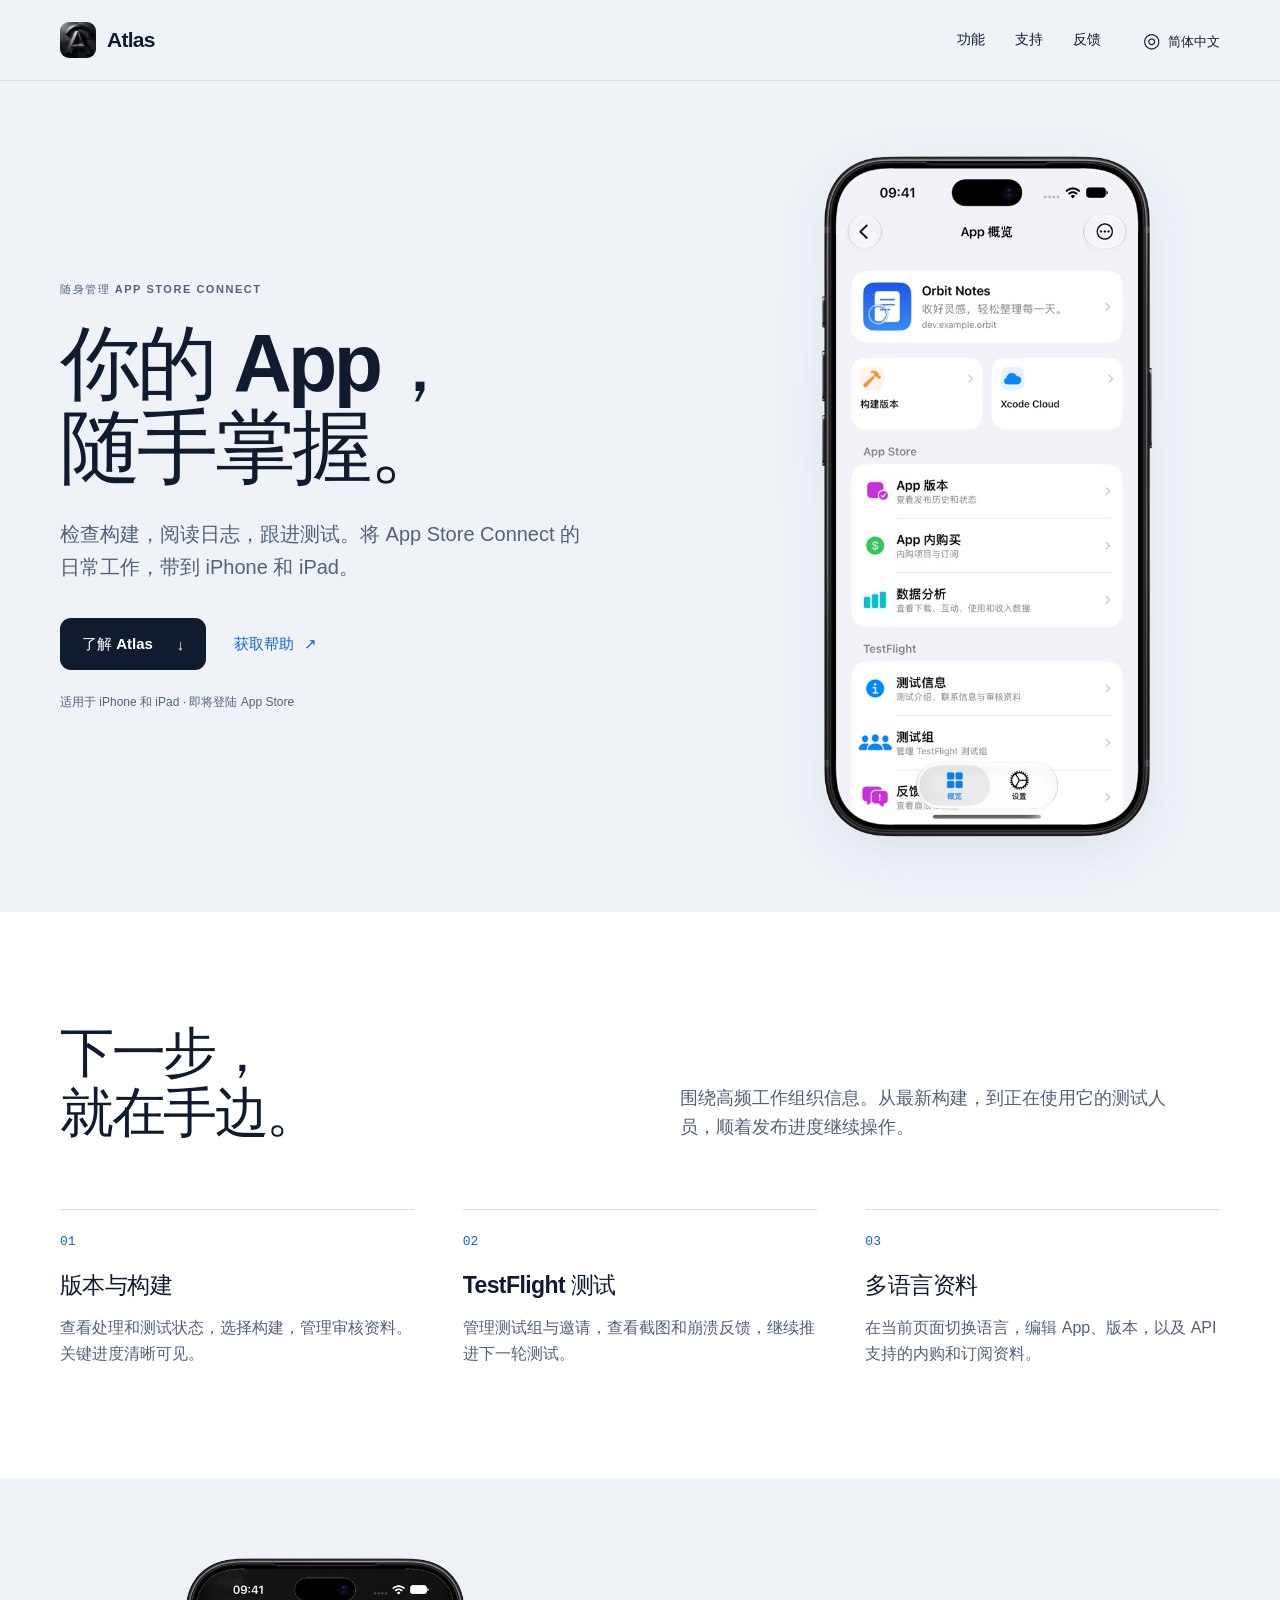
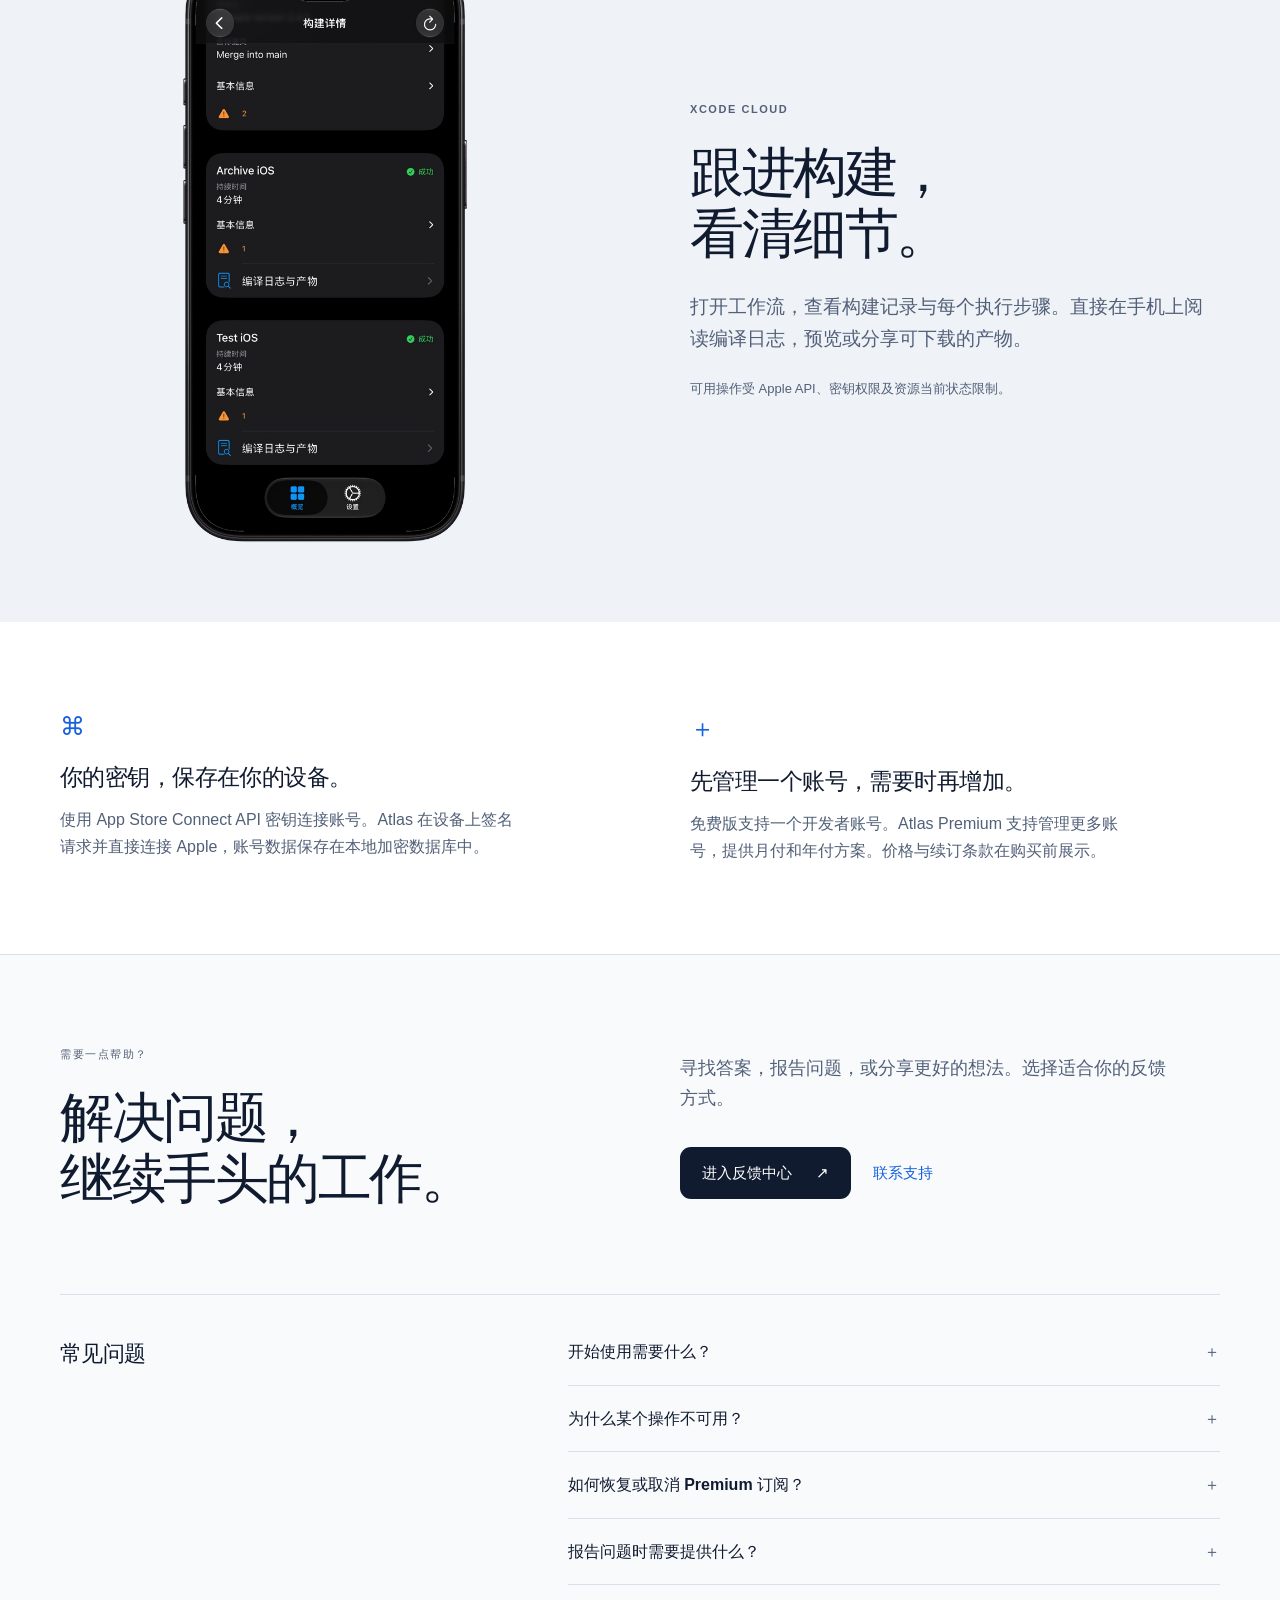
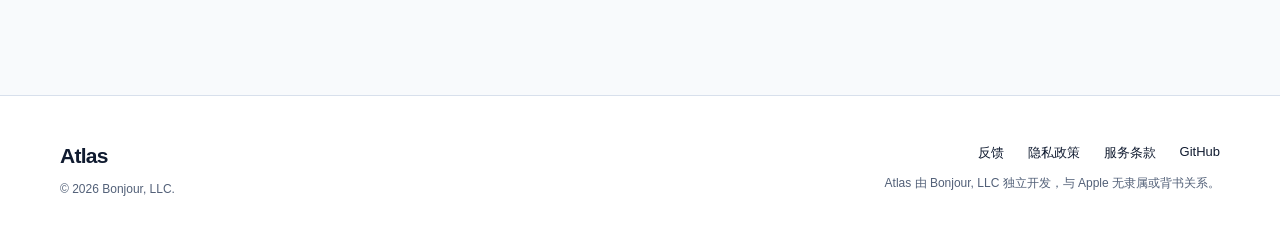
<file: docs/zh-Hans/index.html>
<!doctype html>
<html lang="zh-Hans">
<head>
<meta charset="utf-8"><meta name="viewport" content="width=device-width, initial-scale=1">
<title>Atlas — App Store Connect, within reach</title><meta name="description" content="检查构建，阅读日志，跟进测试。将 App Store Connect 的日常工作，带到 iPhone 和 iPad。">
<meta name="theme-color" content="#eff3f8"><meta property="og:title" content="Atlas — App Store Connect, within reach">
<meta property="og:description" content="检查构建，阅读日志，跟进测试。将 App Store Connect 的日常工作，带到 iPhone 和 iPad。"><meta property="og:type" content="website">
<meta property="og:image" content="https://atlas.bonjour.dev/assets/app-icon.png"><link rel="canonical" href="https://atlas.bonjour.dev/zh-Hans/">
<link rel="alternate" hreflang="en" href="https://atlas.bonjour.dev/"><link rel="alternate" hreflang="zh-Hans" href="https://atlas.bonjour.dev/zh-Hans/"><link rel="alternate" hreflang="ja" href="https://atlas.bonjour.dev/ja/"><link rel="icon" href="../assets/app-icon.png"><link rel="stylesheet" href="../assets/site.css">
</head>
<body><a class="skip" href="#main">跳到正文</a>
<header class="topbar"><nav class="shell nav" aria-label="Atlas">
<a class="brand" href="../zh-Hans/"><img src="../assets/app-icon.png" width="36" height="36" alt=""><span>Atlas</span></a>
<div class="nav-links"><a href="../zh-Hans/#features">功能</a><a href="../zh-Hans/#support">支持</a><a href="../zh-Hans/feedback/">反馈</a></div>
<details class="language"><summary><span aria-hidden="true">◎</span> 简体中文</summary><div class="language-menu"><a href="../" lang="en" hreflang="en">English</a><a href="../zh-Hans/" lang="zh-Hans" hreflang="zh-Hans" aria-current="page">简体中文</a><a href="../ja/" lang="ja" hreflang="ja">日本語</a></div></details>
</nav></header>
<main id="main">
<section class="hero"><div class="shell hero-grid"><div class="hero-copy"><p class="eyebrow">随身管理 APP STORE CONNECT</p><h1>你的 App，<br>随手掌握。</h1><p class="lead">检查构建，阅读日志，跟进测试。将 App Store Connect 的日常工作，带到 iPhone 和 iPad。</p><div class="actions"><a class="button" href="#features">了解 Atlas <span aria-hidden="true">↓</span></a><a class="text-link" href="#support">获取帮助 <span aria-hidden="true">↗</span></a></div><p class="availability">适用于 iPhone 和 iPad · 即将登陆 App Store</p></div><figure class="hero-visual"><img src="../assets/overview-zh-Hans.png" width="520" height="1063" alt="Atlas 的 iPhone App 概览界面，使用虚构的 Orbit Notes 示例展示版本、构建、Xcode Cloud 和 TestFlight。" fetchpriority="high"></figure></div></section>
<section class="features shell" id="features"><div class="section-intro"><h2>下一步，<br>就在手边。</h2><p>围绕高频工作组织信息。从最新构建，到正在使用它的测试人员，顺着发布进度继续操作。</p></div><div class="feature-grid"><article><span class="number">01</span><h3>版本与构建</h3><p>查看处理和测试状态，选择构建，管理审核资料。关键进度清晰可见。</p></article><article><span class="number">02</span><h3>TestFlight 测试</h3><p>管理测试组与邀请，查看截图和崩溃反馈，继续推进下一轮测试。</p></article><article><span class="number">03</span><h3>多语言资料</h3><p>在当前页面切换语言，编辑 App、版本，以及 API 支持的内购和订阅资料。</p></article></div></section>
<section class="cloud"><div class="shell cloud-grid"><figure><img src="../assets/cloud-zh-Hans.png" width="520" height="1063" alt="Atlas 的 iPhone Xcode Cloud 界面，以示例数据展示构建结果、执行步骤、日志与产物。" loading="lazy"></figure><div><p class="eyebrow">XCODE CLOUD</p><h2>跟进构建，<br>看清细节。</h2><p class="lead">打开工作流，查看构建记录与每个执行步骤。直接在手机上阅读编译日志，预览或分享可下载的产物。</p><p class="fine">可用操作受 Apple API、密钥权限及资源当前状态限制。</p></div></div></section>
<section class="account shell"><article><span class="number" aria-hidden="true">⌘</span><h3>你的密钥，保存在你的设备。</h3><p>使用 App Store Connect API 密钥连接账号。Atlas 在设备上签名请求并直接连接 Apple，账号数据保存在本地加密数据库中。</p></article><article><span class="number" aria-hidden="true">＋</span><h3>先管理一个账号，需要时再增加。</h3><p>免费版支持一个开发者账号。Atlas Premium 支持管理更多账号，提供月付和年付方案。价格与续订条款在购买前展示。</p></article></section>
<section class="support" id="support"><div class="shell"><div class="section-intro"><div><p class="eyebrow">需要一点帮助？</p><h2>解决问题，<br>继续手头的工作。</h2></div><div><p>寻找答案，报告问题，或分享更好的想法。选择适合你的反馈方式。</p><div class="actions"><a class="button" href="feedback/">进入反馈中心 <span aria-hidden="true">↗</span></a><a class="text-link" href="mailto:support@bonjour.dev?subject=Atlas%20Support">联系支持</a></div></div></div><div class="faq"><h3>常见问题</h3><div><details><summary>开始使用需要什么？</summary><p>需要 App Store Connect API 密钥，以及相应的 App 访问权限。在 Atlas 中导入密钥即可连接；可用操作取决于密钥的角色和 App 访问范围。</p></details><details><summary>为什么某个操作不可用？</summary><p>Apple API、资源状态与密钥权限都可能限制操作。请核对资源当前状态和密钥的访问范围。如果结果不符合预期，请提供页面错误和复现步骤，不要发送私钥。</p></details><details><summary>如何恢复或取消 Premium 订阅？</summary><p>使用购买时的 Apple 账号，在 Atlas Premium 页面选择恢复购买。管理或取消订阅，请前往 iOS 设置 → Apple 账号 → 订阅。</p></details><details><summary>报告问题时需要提供什么？</summary><p>请提供 Atlas 版本和构建号、设备型号、系统版本、复现步骤及页面错误。上传前移除 API 密钥、令牌、个人信息和私有 App 数据。</p></details></div></div></div></section></main>
<footer class="footer shell"><div><a class="brand" href="../zh-Hans/">Atlas</a><p>© 2026 Bonjour, LLC.</p></div><div class="footer-right"><nav aria-label="Footer"><a href="../zh-Hans/feedback/">反馈</a><a href="../legal/privacy/">隐私政策</a><a href="../legal/terms/">服务条款</a><a href="https://github.com/bonjour-studio/atlas-feedback">GitHub</a></nav><p>Atlas 由 Bonjour, LLC 独立开发，与 Apple 无隶属或背书关系。</p></div></footer>
</body></html>
</file>
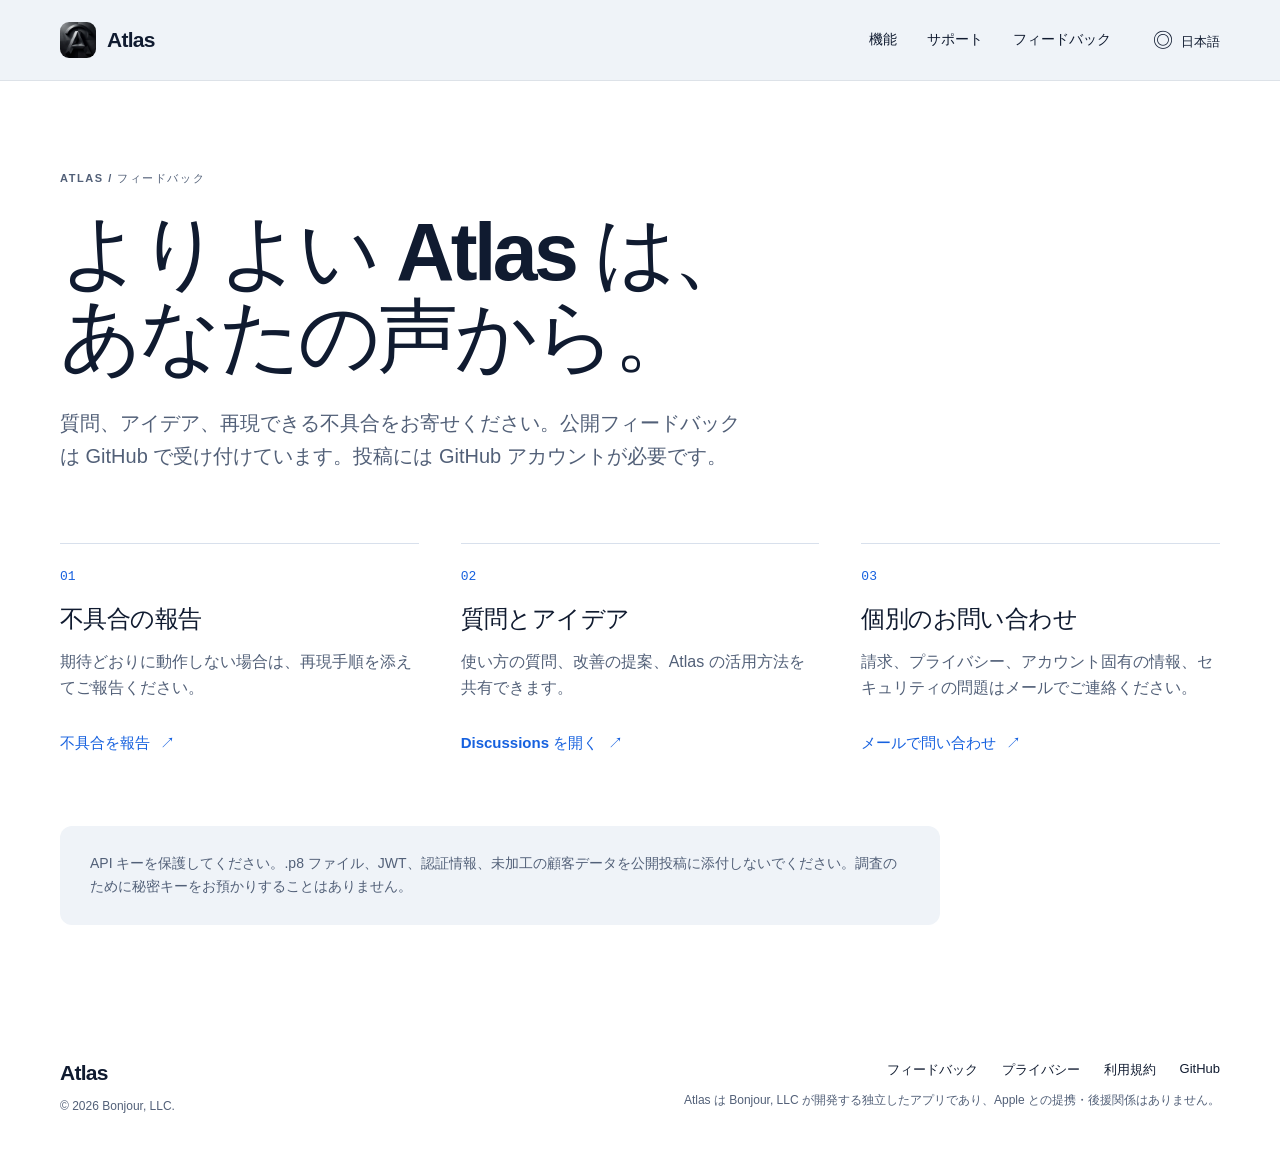
<file: docs/ja/feedback/index.html>
<!doctype html>
<html lang="ja">
<head>
<meta charset="utf-8"><meta name="viewport" content="width=device-width, initial-scale=1">
<title>Atlas — フィードバック</title><meta name="description" content="ビルドの確認も、ログの閲覧も、テストの管理も。App Store Connect の日々の作業を、iPhone と iPad で。">
<meta name="theme-color" content="#eff3f8"><meta property="og:title" content="Atlas — フィードバック">
<meta property="og:description" content="ビルドの確認も、ログの閲覧も、テストの管理も。App Store Connect の日々の作業を、iPhone と iPad で。"><meta property="og:type" content="website">
<meta property="og:image" content="https://atlas.bonjour.dev/assets/app-icon.png"><link rel="canonical" href="https://atlas.bonjour.dev/ja/feedback/">
<link rel="alternate" hreflang="en" href="https://atlas.bonjour.dev/feedback/"><link rel="alternate" hreflang="zh-Hans" href="https://atlas.bonjour.dev/zh-Hans/feedback/"><link rel="alternate" hreflang="ja" href="https://atlas.bonjour.dev/ja/feedback/"><link rel="icon" href="../../assets/app-icon.png"><link rel="stylesheet" href="../../assets/site.css">
</head>
<body><a class="skip" href="#main">本文へ移動</a>
<header class="topbar"><nav class="shell nav" aria-label="Atlas">
<a class="brand" href="../../ja/"><img src="../../assets/app-icon.png" width="36" height="36" alt=""><span>Atlas</span></a>
<div class="nav-links"><a href="../../ja/#features">機能</a><a href="../../ja/#support">サポート</a><a href="../../ja/feedback/">フィードバック</a></div>
<details class="language"><summary><span aria-hidden="true">◎</span> 日本語</summary><div class="language-menu"><a href="../../feedback/" lang="en" hreflang="en">English</a><a href="../../zh-Hans/feedback/" lang="zh-Hans" hreflang="zh-Hans">简体中文</a><a href="../../ja/feedback/" lang="ja" hreflang="ja" aria-current="page">日本語</a></div></details>
</nav></header>
<main id="main"><section class="shell feedback"><p class="eyebrow">ATLAS / フィードバック</p><h1>よりよい Atlas は、<br>あなたの声から。</h1><p class="lead narrow">質問、アイデア、再現できる不具合をお寄せください。公開フィードバックは GitHub で受け付けています。投稿には GitHub アカウントが必要です。</p><div class="channel-grid"><article><span class="number">01</span><h2>不具合の報告</h2><p>期待どおりに動作しない場合は、再現手順を添えてご報告ください。</p><a class="text-link" href="https://github.com/bonjour-studio/atlas-feedback/issues/new/choose">不具合を報告 <span aria-hidden="true">↗</span></a></article><article><span class="number">02</span><h2>質問とアイデア</h2><p>使い方の質問、改善の提案、Atlas の活用方法を共有できます。</p><a class="text-link" href="https://github.com/bonjour-studio/atlas-feedback/discussions">Discussions を開く <span aria-hidden="true">↗</span></a></article><article><span class="number">03</span><h2>個別のお問い合わせ</h2><p>請求、プライバシー、アカウント固有の情報、セキュリティの問題はメールでご連絡ください。</p><a class="text-link" href="mailto:support@bonjour.dev?subject=Atlas%20Support">メールで問い合わせ <span aria-hidden="true">↗</span></a></article></div><aside class="privacy-note">API キーを保護してください。.p8 ファイル、JWT、認証情報、未加工の顧客データを公開投稿に添付しないでください。調査のために秘密キーをお預かりすることはありません。</aside></section></main>
<footer class="footer shell"><div><a class="brand" href="../../ja/">Atlas</a><p>© 2026 Bonjour, LLC.</p></div><div class="footer-right"><nav aria-label="Footer"><a href="../../ja/feedback/">フィードバック</a><a href="../../legal/privacy/">プライバシー</a><a href="../../legal/terms/">利用規約</a><a href="https://github.com/bonjour-studio/atlas-feedback">GitHub</a></nav><p>Atlas は Bonjour, LLC が開発する独立したアプリであり、Apple との提携・後援関係はありません。</p></div></footer>
</body></html>
</file>
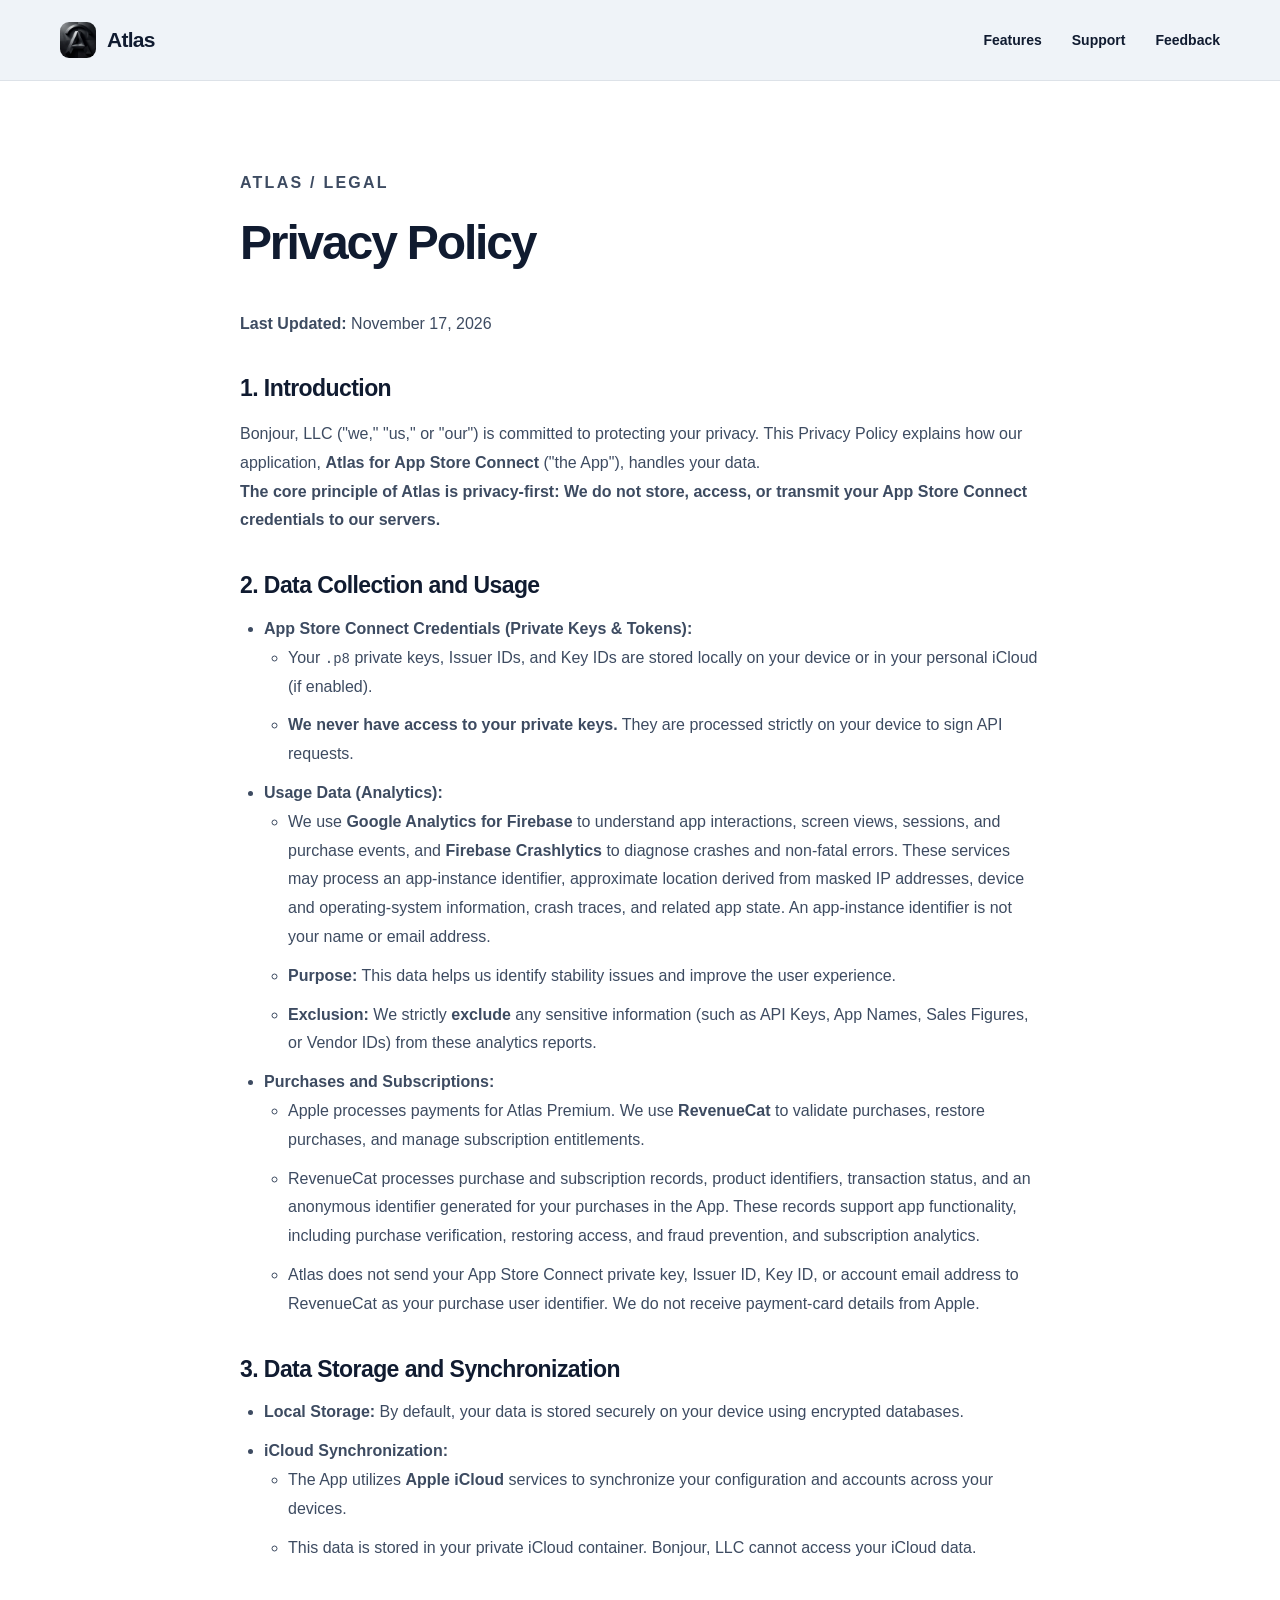
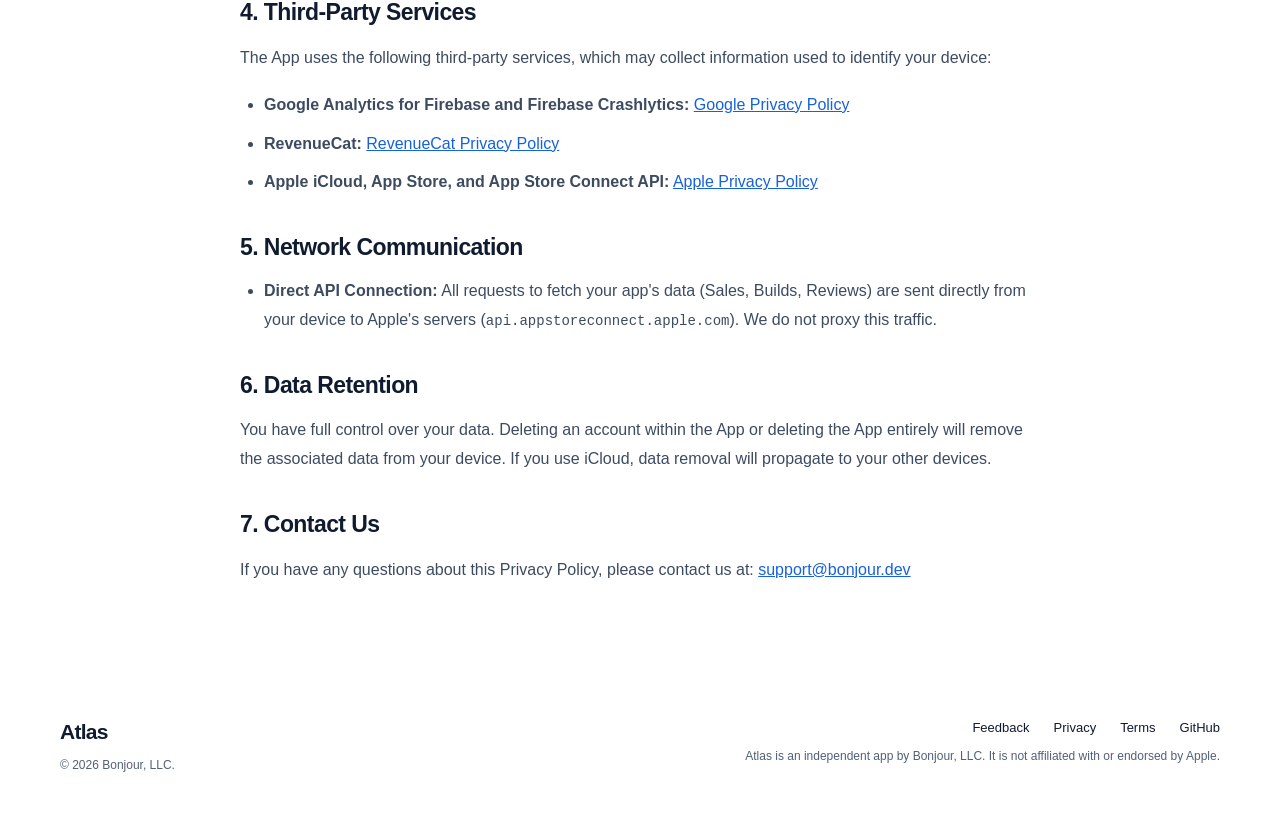
<file: docs/legal/privacy/index.html>
<!doctype html>
<html lang="en">
<head>
<meta charset="utf-8"><meta name="viewport" content="width=device-width, initial-scale=1">
<title>Atlas — Privacy Policy</title><meta name="description" content="Check a build. Read a log. Keep testing moving. Your everyday App Store Connect work, on iPhone and iPad.">
<meta name="theme-color" content="#eff3f8"><meta property="og:title" content="Atlas — Privacy Policy">
<meta property="og:description" content="Check a build. Read a log. Keep testing moving. Your everyday App Store Connect work, on iPhone and iPad."><meta property="og:type" content="website">
<meta property="og:image" content="https://atlas.bonjour.dev/assets/app-icon.png"><link rel="canonical" href="https://atlas.bonjour.dev/legal/privacy/">
<link rel="icon" href="../../assets/app-icon.png"><link rel="stylesheet" href="../../assets/site.css">
</head>
<body><a class="skip" href="#main">Skip to content</a>
<header class="topbar"><nav class="shell nav" aria-label="Atlas">
<a class="brand" href="../../"><img src="../../assets/app-icon.png" width="36" height="36" alt=""><span>Atlas</span></a>
<div class="nav-links"><a href="../../#features">Features</a><a href="../../#support">Support</a><a href="../../feedback/">Feedback</a></div>

</nav></header>
<main id="main"><article class="shell legal"><p class="eyebrow">ATLAS / LEGAL</p><h1>Privacy Policy</h1><p><b>Last Updated:</b> November 17, 2026</p>
<h2>1. Introduction</h2>
<p>Bonjour, LLC (&quot;we,&quot; &quot;us,&quot; or &quot;our&quot;) is committed to protecting your privacy. This Privacy Policy explains how our application, <b>Atlas for App Store Connect</b> (&quot;the App&quot;), handles your data.<br><b>The core principle of Atlas is privacy-first: We do not store, access, or transmit your App Store Connect credentials to our servers.</b></p>
<h2>2. Data Collection and Usage</h2>
<ul>
<li><b>App Store Connect Credentials (Private Keys &amp; Tokens):</b>
<ul>
<li>Your <code>.p8</code> private keys, Issuer IDs, and Key IDs are stored locally on your device or in your personal iCloud (if enabled).</li>
<li><b>We never have access to your private keys.</b> They are processed strictly on your device to sign API requests.</li>
</ul></li>
<li><b>Usage Data (Analytics):</b>
<ul>
<li>We use <b>Google Analytics for Firebase</b> to understand app interactions, screen views, sessions, and purchase events, and <b>Firebase Crashlytics</b> to diagnose crashes and non-fatal errors. These services may process an app-instance identifier, approximate location derived from masked IP addresses, device and operating-system information, crash traces, and related app state. An app-instance identifier is not your name or email address.</li>
<li><b>Purpose:</b> This data helps us identify stability issues and improve the user experience.</li>
<li><b>Exclusion:</b> We strictly <b>exclude</b> any sensitive information (such as API Keys, App Names, Sales Figures, or Vendor IDs) from these analytics reports.</li>
</ul></li>
<li><b>Purchases and Subscriptions:</b>
<ul>
<li>Apple processes payments for Atlas Premium. We use <b>RevenueCat</b> to validate purchases, restore purchases, and manage subscription entitlements.</li>
<li>RevenueCat processes purchase and subscription records, product identifiers, transaction status, and an anonymous identifier generated for your purchases in the App. These records support app functionality, including purchase verification, restoring access, and fraud prevention, and subscription analytics.</li>
<li>Atlas does not send your App Store Connect private key, Issuer ID, Key ID, or account email address to RevenueCat as your purchase user identifier. We do not receive payment-card details from Apple.</li>
</ul></li>
</ul>
<h2>3. Data Storage and Synchronization</h2>
<ul>
<li><b>Local Storage:</b> By default, your data is stored securely on your device using encrypted databases.</li>
<li><b>iCloud Synchronization:</b>
<ul>
<li>The App utilizes <b>Apple iCloud</b> services to synchronize your configuration and accounts across your devices.</li>
<li>This data is stored in your private iCloud container. Bonjour, LLC cannot access your iCloud data.</li>
</ul></li>
</ul>
<h2>4. Third-Party Services</h2>
<p>The App uses the following third-party services, which may collect information used to identify your device:</p>
<ul>
<li><b>Google Analytics for Firebase and Firebase Crashlytics:</b> <a href="https://policies.google.com/privacy">Google Privacy Policy</a></li>
<li><b>RevenueCat:</b> <a href="https://www.revenuecat.com/privacy">RevenueCat Privacy Policy</a></li>
<li><b>Apple iCloud, App Store, and App Store Connect API:</b> <a href="https://www.apple.com/legal/privacy/">Apple Privacy Policy</a></li>
</ul>
<h2>5. Network Communication</h2>
<ul>
<li><b>Direct API Connection:</b> All requests to fetch your app&#x27;s data (Sales, Builds, Reviews) are sent directly from your device to Apple&#x27;s servers (<code>api.appstoreconnect.apple.com</code>). We do not proxy this traffic.</li>
</ul>
<h2>6. Data Retention</h2>
<p>You have full control over your data. Deleting an account within the App or deleting the App entirely will remove the associated data from your device. If you use iCloud, data removal will propagate to your other devices.</p>
<h2>7. Contact Us</h2>
<p>If you have any questions about this Privacy Policy, please contact us at: <a href="mailto:support@bonjour.dev">support@bonjour.dev</a>
</p></article></main>
<footer class="footer shell"><div><a class="brand" href="../../">Atlas</a><p>© 2026 Bonjour, LLC.</p></div><div class="footer-right"><nav aria-label="Footer"><a href="../../feedback/">Feedback</a><a href="../../legal/privacy/">Privacy</a><a href="../../legal/terms/">Terms</a><a href="https://github.com/bonjour-studio/atlas-feedback">GitHub</a></nav><p>Atlas is an independent app by Bonjour, LLC. It is not affiliated with or endorsed by Apple.</p></div></footer>
</body></html>
</file>
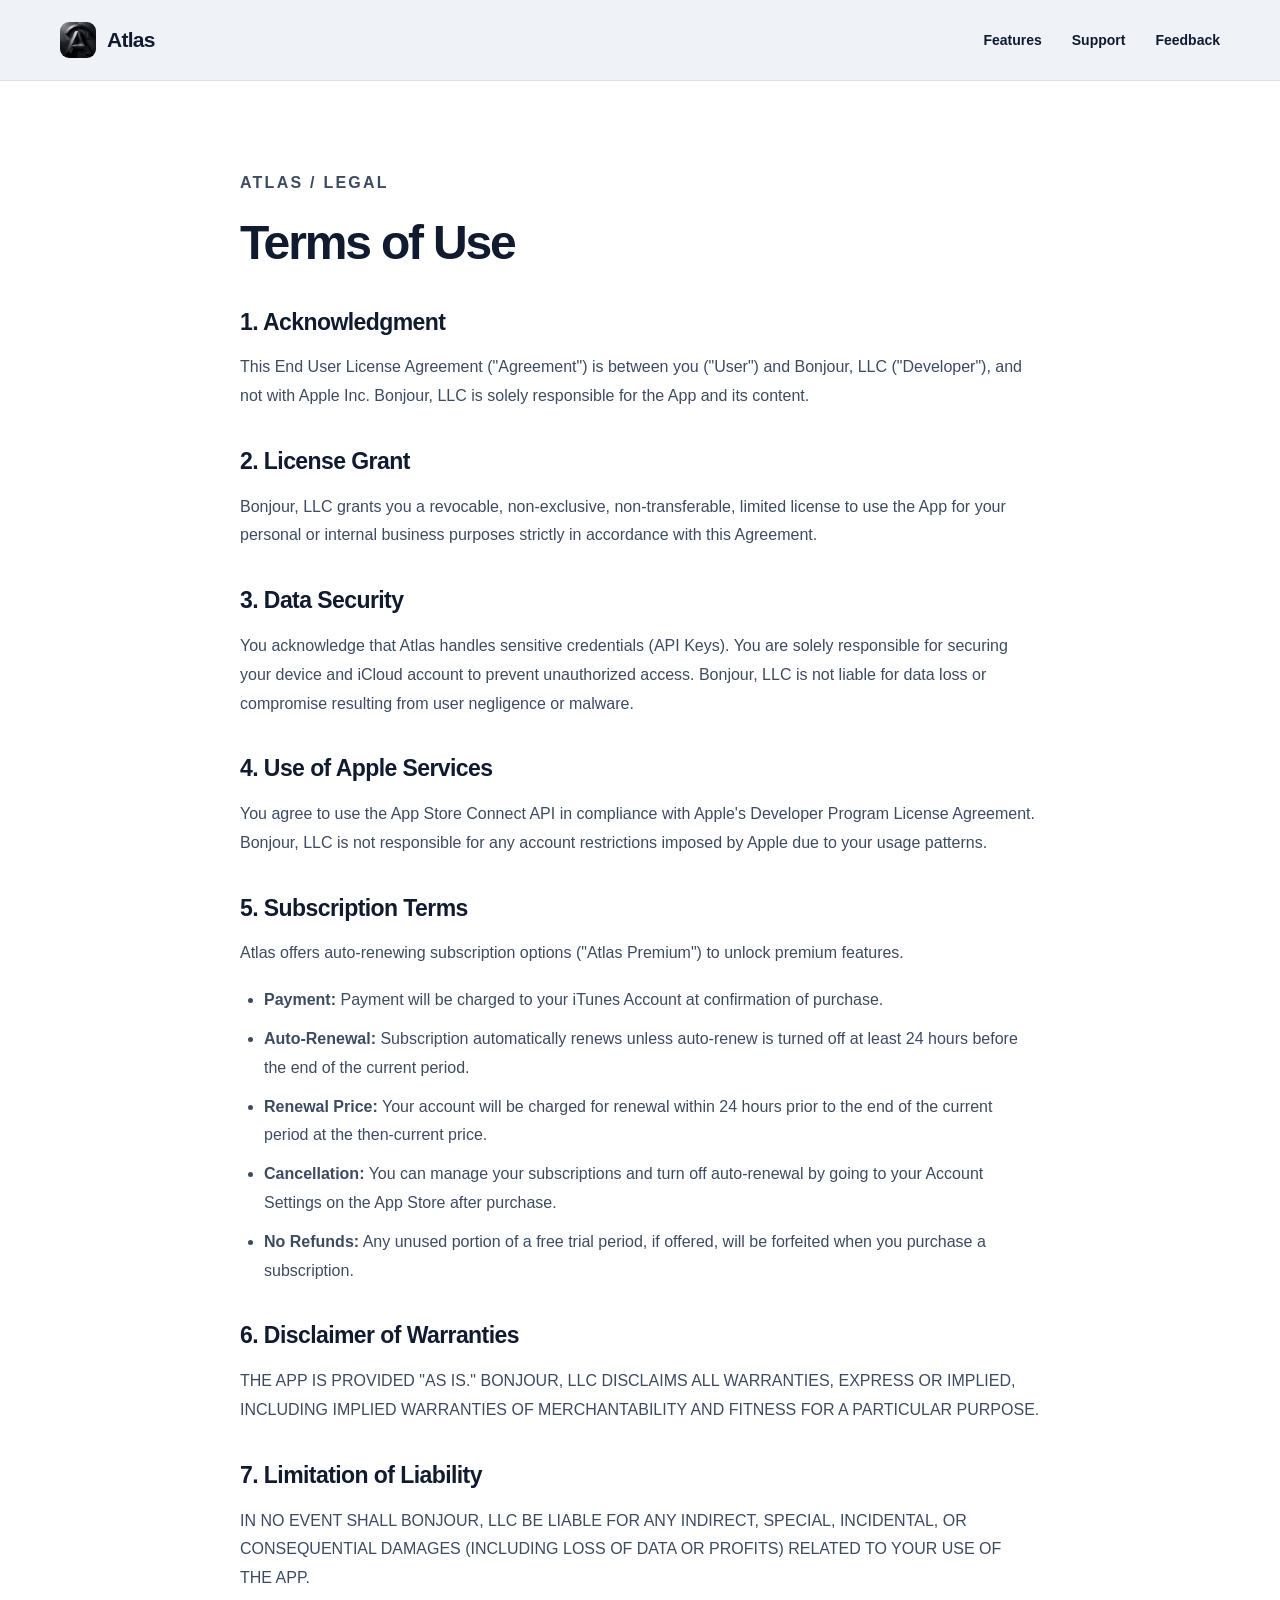
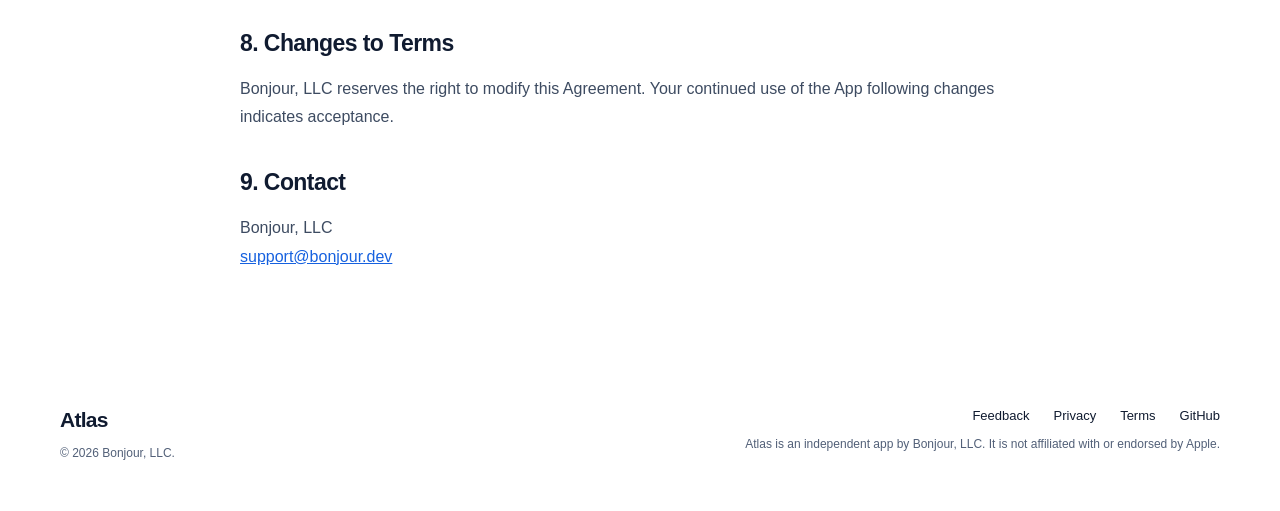
<file: docs/legal/terms/index.html>
<!doctype html>
<html lang="en">
<head>
<meta charset="utf-8"><meta name="viewport" content="width=device-width, initial-scale=1">
<title>Atlas — Terms of Use</title><meta name="description" content="Check a build. Read a log. Keep testing moving. Your everyday App Store Connect work, on iPhone and iPad.">
<meta name="theme-color" content="#eff3f8"><meta property="og:title" content="Atlas — Terms of Use">
<meta property="og:description" content="Check a build. Read a log. Keep testing moving. Your everyday App Store Connect work, on iPhone and iPad."><meta property="og:type" content="website">
<meta property="og:image" content="https://atlas.bonjour.dev/assets/app-icon.png"><link rel="canonical" href="https://atlas.bonjour.dev/legal/terms/">
<link rel="icon" href="../../assets/app-icon.png"><link rel="stylesheet" href="../../assets/site.css">
</head>
<body><a class="skip" href="#main">Skip to content</a>
<header class="topbar"><nav class="shell nav" aria-label="Atlas">
<a class="brand" href="../../"><img src="../../assets/app-icon.png" width="36" height="36" alt=""><span>Atlas</span></a>
<div class="nav-links"><a href="../../#features">Features</a><a href="../../#support">Support</a><a href="../../feedback/">Feedback</a></div>

</nav></header>
<main id="main"><article class="shell legal"><p class="eyebrow">ATLAS / LEGAL</p><h1>Terms of Use</h1><h2>1. Acknowledgment</h2>
<p>This End User License Agreement (&quot;Agreement&quot;) is between you (&quot;User&quot;) and Bonjour, LLC (&quot;Developer&quot;), and not with Apple Inc. Bonjour, LLC is solely responsible for the App and its content.</p>
<h2>2. License Grant</h2>
<p>Bonjour, LLC grants you a revocable, non-exclusive, non-transferable, limited license to use the App for your personal or internal business purposes strictly in accordance with this Agreement.</p>
<h2>3. Data Security</h2>
<p>You acknowledge that Atlas handles sensitive credentials (API Keys). You are solely responsible for securing your device and iCloud account to prevent unauthorized access. Bonjour, LLC is not liable for data loss or compromise resulting from user negligence or malware.</p>
<h2>4. Use of Apple Services</h2>
<p>You agree to use the App Store Connect API in compliance with Apple&#x27;s Developer Program License Agreement. Bonjour, LLC is not responsible for any account restrictions imposed by Apple due to your usage patterns.</p>
<h2>5. Subscription Terms</h2>
<p>Atlas offers auto-renewing subscription options (&quot;Atlas Premium&quot;) to unlock premium features.</p>
<ul>
<li><b>Payment:</b> Payment will be charged to your iTunes Account at confirmation of purchase.</li>
<li><b>Auto-Renewal:</b> Subscription automatically renews unless auto-renew is turned off at least 24 hours before the end of the current period.</li>
<li><b>Renewal Price:</b> Your account will be charged for renewal within 24 hours prior to the end of the current period at the then-current price.</li>
<li><b>Cancellation:</b> You can manage your subscriptions and turn off auto-renewal by going to your Account Settings on the App Store after purchase.</li>
<li><b>No Refunds:</b> Any unused portion of a free trial period, if offered, will be forfeited when you purchase a subscription.</li>
</ul>
<h2>6. Disclaimer of Warranties</h2>
<p>THE APP IS PROVIDED &quot;AS IS.&quot; BONJOUR, LLC DISCLAIMS ALL WARRANTIES, EXPRESS OR IMPLIED, INCLUDING IMPLIED WARRANTIES OF MERCHANTABILITY AND FITNESS FOR A PARTICULAR PURPOSE.</p>
<h2>7. Limitation of Liability</h2>
<p>IN NO EVENT SHALL BONJOUR, LLC BE LIABLE FOR ANY INDIRECT, SPECIAL, INCIDENTAL, OR CONSEQUENTIAL DAMAGES (INCLUDING LOSS OF DATA OR PROFITS) RELATED TO YOUR USE OF THE APP.</p>
<h2>8. Changes to Terms</h2>
<p>Bonjour, LLC reserves the right to modify this Agreement. Your continued use of the App following changes indicates acceptance.</p>
<h2>9. Contact</h2>
<p>Bonjour, LLC<br><a href="mailto:support@bonjour.dev">support@bonjour.dev</a>
</p></article></main>
<footer class="footer shell"><div><a class="brand" href="../../">Atlas</a><p>© 2026 Bonjour, LLC.</p></div><div class="footer-right"><nav aria-label="Footer"><a href="../../feedback/">Feedback</a><a href="../../legal/privacy/">Privacy</a><a href="../../legal/terms/">Terms</a><a href="https://github.com/bonjour-studio/atlas-feedback">GitHub</a></nav><p>Atlas is an independent app by Bonjour, LLC. It is not affiliated with or endorsed by Apple.</p></div></footer>
</body></html>
</file>
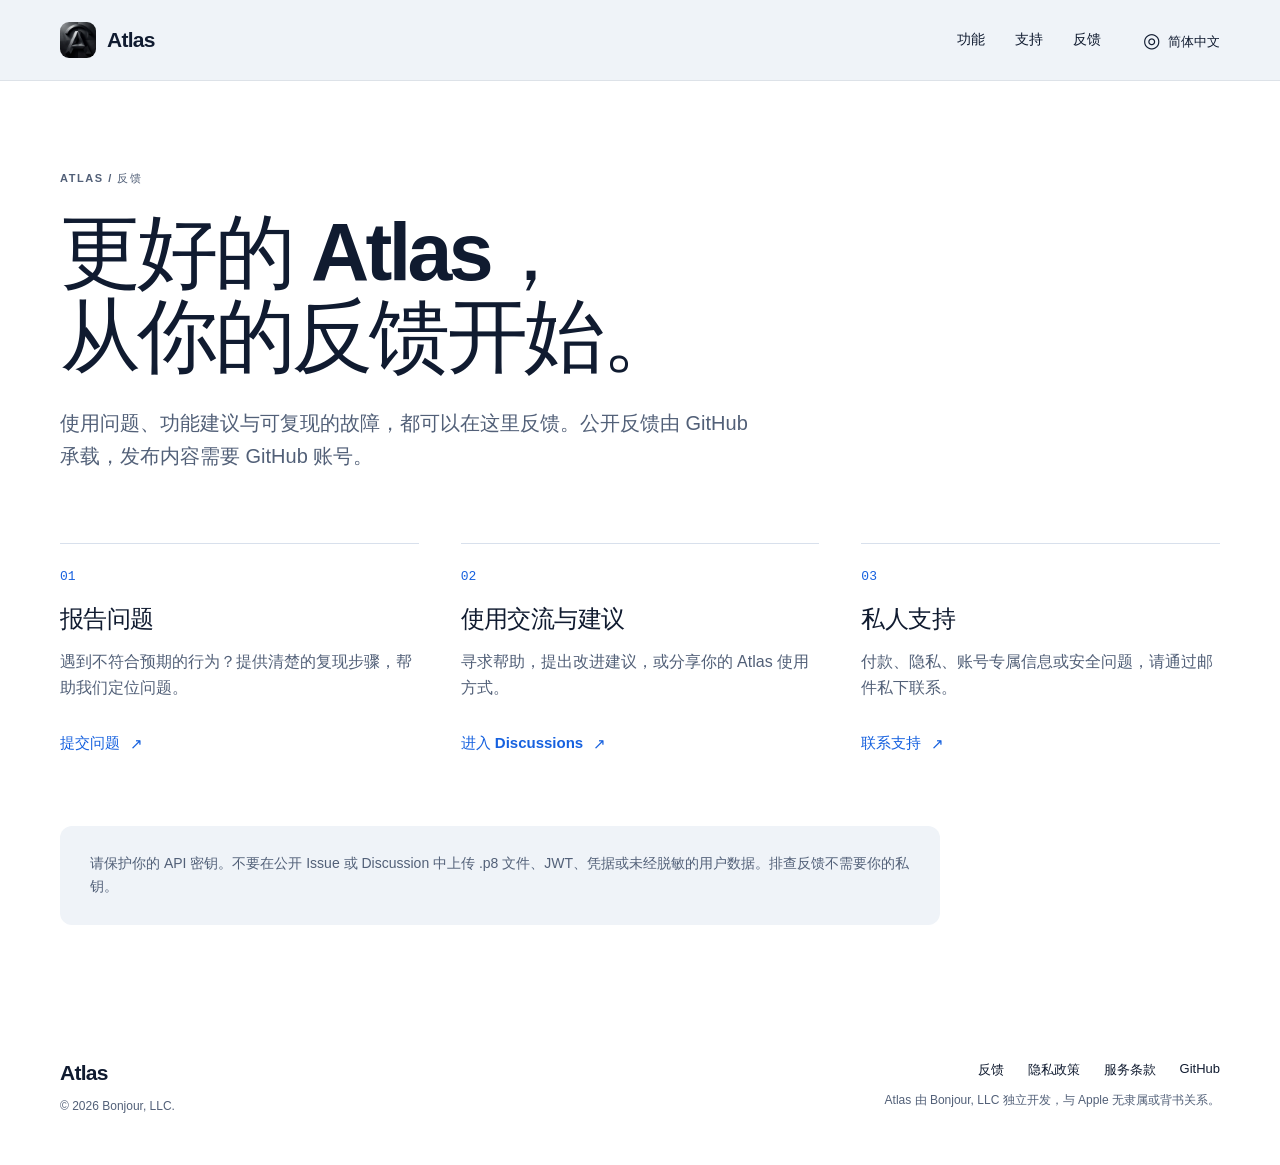
<file: docs/zh-Hans/feedback/index.html>
<!doctype html>
<html lang="zh-Hans">
<head>
<meta charset="utf-8"><meta name="viewport" content="width=device-width, initial-scale=1">
<title>Atlas — 反馈</title><meta name="description" content="检查构建，阅读日志，跟进测试。将 App Store Connect 的日常工作，带到 iPhone 和 iPad。">
<meta name="theme-color" content="#eff3f8"><meta property="og:title" content="Atlas — 反馈">
<meta property="og:description" content="检查构建，阅读日志，跟进测试。将 App Store Connect 的日常工作，带到 iPhone 和 iPad。"><meta property="og:type" content="website">
<meta property="og:image" content="https://atlas.bonjour.dev/assets/app-icon.png"><link rel="canonical" href="https://atlas.bonjour.dev/zh-Hans/feedback/">
<link rel="alternate" hreflang="en" href="https://atlas.bonjour.dev/feedback/"><link rel="alternate" hreflang="zh-Hans" href="https://atlas.bonjour.dev/zh-Hans/feedback/"><link rel="alternate" hreflang="ja" href="https://atlas.bonjour.dev/ja/feedback/"><link rel="icon" href="../../assets/app-icon.png"><link rel="stylesheet" href="../../assets/site.css">
</head>
<body><a class="skip" href="#main">跳到正文</a>
<header class="topbar"><nav class="shell nav" aria-label="Atlas">
<a class="brand" href="../../zh-Hans/"><img src="../../assets/app-icon.png" width="36" height="36" alt=""><span>Atlas</span></a>
<div class="nav-links"><a href="../../zh-Hans/#features">功能</a><a href="../../zh-Hans/#support">支持</a><a href="../../zh-Hans/feedback/">反馈</a></div>
<details class="language"><summary><span aria-hidden="true">◎</span> 简体中文</summary><div class="language-menu"><a href="../../feedback/" lang="en" hreflang="en">English</a><a href="../../zh-Hans/feedback/" lang="zh-Hans" hreflang="zh-Hans" aria-current="page">简体中文</a><a href="../../ja/feedback/" lang="ja" hreflang="ja">日本語</a></div></details>
</nav></header>
<main id="main"><section class="shell feedback"><p class="eyebrow">ATLAS / 反馈</p><h1>更好的 Atlas，<br>从你的反馈开始。</h1><p class="lead narrow">使用问题、功能建议与可复现的故障，都可以在这里反馈。公开反馈由 GitHub 承载，发布内容需要 GitHub 账号。</p><div class="channel-grid"><article><span class="number">01</span><h2>报告问题</h2><p>遇到不符合预期的行为？提供清楚的复现步骤，帮助我们定位问题。</p><a class="text-link" href="https://github.com/bonjour-studio/atlas-feedback/issues/new/choose">提交问题 <span aria-hidden="true">↗</span></a></article><article><span class="number">02</span><h2>使用交流与建议</h2><p>寻求帮助，提出改进建议，或分享你的 Atlas 使用方式。</p><a class="text-link" href="https://github.com/bonjour-studio/atlas-feedback/discussions">进入 Discussions <span aria-hidden="true">↗</span></a></article><article><span class="number">03</span><h2>私人支持</h2><p>付款、隐私、账号专属信息或安全问题，请通过邮件私下联系。</p><a class="text-link" href="mailto:support@bonjour.dev?subject=Atlas%20Support">联系支持 <span aria-hidden="true">↗</span></a></article></div><aside class="privacy-note">请保护你的 API 密钥。不要在公开 Issue 或 Discussion 中上传 .p8 文件、JWT、凭据或未经脱敏的用户数据。排查反馈不需要你的私钥。</aside></section></main>
<footer class="footer shell"><div><a class="brand" href="../../zh-Hans/">Atlas</a><p>© 2026 Bonjour, LLC.</p></div><div class="footer-right"><nav aria-label="Footer"><a href="../../zh-Hans/feedback/">反馈</a><a href="../../legal/privacy/">隐私政策</a><a href="../../legal/terms/">服务条款</a><a href="https://github.com/bonjour-studio/atlas-feedback">GitHub</a></nav><p>Atlas 由 Bonjour, LLC 独立开发，与 Apple 无隶属或背书关系。</p></div></footer>
</body></html>
</file>
<file: docs/assets/site.css>
:root{color-scheme:light;--ink:#101b30;--muted:#526078;--blue:#1661df;--surface:#eff3f8;--line:#d8e0ec;--white:#fff;font-family:-apple-system,BlinkMacSystemFont,"Segoe UI","Noto Sans",sans-serif;font-synthesis:none;text-rendering:optimizeLegibility;-webkit-font-smoothing:antialiased}*{box-sizing:border-box}html{scroll-behavior:smooth;scroll-padding-top:90px}body{margin:0;color:var(--ink);background:var(--white)}a{color:inherit;text-decoration:none}a:hover{text-decoration:underline;text-underline-offset:5px}a:focus-visible,summary:focus-visible{outline:3px solid var(--blue);outline-offset:5px;border-radius:4px}img{display:block;max-width:100%;height:auto}figure{margin:0}h1,h2,h3,p{margin:0}h1,h2,h3{letter-spacing:-.045em;text-wrap:balance}p{line-height:1.65;text-wrap:pretty}.shell{width:min(1160px,calc(100% - 80px));margin-inline:auto}.skip{position:fixed;left:16px;top:-100px;z-index:10;background:var(--white);padding:14px}.skip:focus{top:10px}.topbar{background:rgba(239,243,248,.96);border-bottom:1px solid rgba(16,27,48,.08)}.nav{min-height:80px;display:flex;align-items:center;gap:36px}.brand{display:flex;align-items:center;gap:11px;font-size:21px;font-weight:700;letter-spacing:-.035em;flex-shrink:0}.brand img{border-radius:9px}.nav-links{display:flex;gap:30px;margin-left:auto;font-size:14px;font-weight:550}.language{position:relative;margin-left:6px;font-size:13px}.language summary{list-style:none;cursor:pointer;padding:10px 0;white-space:nowrap}.language summary::-webkit-details-marker{display:none}.language summary span{font-size:20px;vertical-align:-1px;margin-right:4px}.language-menu{position:absolute;right:0;top:42px;z-index:5;min-width:160px;background:white;padding:8px;border:1px solid var(--line);border-radius:12px;box-shadow:0 12px 40px #142b4c1a}.language-menu a{display:block;padding:12px;border-radius:6px}.language-menu [aria-current]{background:var(--surface);font-weight:650}.hero{background:var(--surface);overflow:hidden}.hero-grid{display:grid;grid-template-columns:1.15fr .85fr;gap:64px;align-items:center;padding-top:70px;padding-bottom:70px}.eyebrow{font-size:11px;font-weight:700;letter-spacing:.14em;color:var(--muted);margin-bottom:24px}.hero h1,.feedback h1{font-size:clamp(52px,6.3vw,84px);line-height:1.04;font-weight:730}.lead{font-size:20px;color:var(--muted);line-height:1.65;max-width:540px;margin-top:28px}.actions{display:flex;align-items:center;gap:28px;flex-wrap:wrap;margin-top:34px}.button{display:inline-flex;gap:24px;align-items:center;justify-content:center;padding:16px 22px;background:var(--ink);color:white;border-radius:11px;font-size:15px;font-weight:600;min-height:52px}.button:hover{background:#243753;text-decoration:none}.text-link{color:var(--blue);font-weight:600;font-size:15px;display:inline-flex;align-items:center;gap:10px;min-height:44px}.availability{font-size:12px;color:var(--muted);margin-top:23px}.hero-visual{max-width:338px;justify-self:center;width:100%}.hero-visual img{width:100%;filter:drop-shadow(0 16px 24px #15305e12)}h2{font-size:clamp(34px,4.5vw,54px);line-height:1.12;font-weight:700}.features{padding-block:110px}.section-intro{display:grid;grid-template-columns:1fr 1fr;gap:80px;align-items:end}.section-intro>p,.section-intro>div>p:not(.eyebrow){color:var(--muted);font-size:18px;max-width:490px}.feature-grid{display:grid;grid-template-columns:repeat(3,minmax(0,1fr));gap:48px;margin-top:66px}.feature-grid article{border-top:1px solid var(--line);padding-top:24px}.number{font-family:ui-monospace,SFMono-Regular,monospace;color:var(--blue);font-size:13px;display:block;margin-bottom:22px}.feature-grid h3,.account h3{font-size:23px;line-height:1.3;margin-bottom:14px;letter-spacing:-.025em}.feature-grid p,.account p,.channel-grid p{font-size:16px;color:var(--muted)}.cloud{background:var(--surface);overflow:hidden}.cloud-grid{display:grid;grid-template-columns:1fr 1fr;align-items:center;gap:100px;padding-block:76px}.cloud figure{max-width:290px;justify-self:center}.cloud .lead{font-size:19px}.fine{color:var(--muted);font-size:13px;margin-top:24px;max-width:440px}.account{display:grid;grid-template-columns:1fr 1fr;gap:100px;padding-block:90px}.account article{max-width:460px}.account .number{font-size:25px;font-family:inherit}.support{padding-block:90px;background:#f8fafc;border-block:1px solid var(--line)}.support .section-intro{align-items:center}.support .actions{gap:22px}.faq{display:grid;grid-template-columns:1fr 1.6fr;gap:100px;margin-top:86px;padding-top:44px;border-top:1px solid var(--line)}.faq h3{font-size:22px;letter-spacing:-.025em}.faq details{border-bottom:1px solid var(--line);padding:0 0 20px;margin-bottom:20px}.faq summary{font-size:16px;font-weight:600;cursor:pointer;list-style:none;padding-right:32px;position:relative;line-height:1.6}.faq summary:after{content:"＋";position:absolute;right:0;color:var(--muted)}.faq summary::-webkit-details-marker{display:none}.faq details[open] summary:after{content:"−"}.faq details p{color:var(--muted);font-size:15px;margin-top:16px}.footer{display:flex;justify-content:space-between;gap:50px;padding-block:48px}.footer p{color:var(--muted);font-size:12px;max-width:560px;margin-top:12px}.footer nav{display:flex;gap:24px;flex-wrap:wrap;font-size:13px}.footer-right{text-align:right}.footer-right nav{justify-content:flex-end}.feedback{padding-block:88px}.narrow{max-width:690px}.channel-grid{display:grid;grid-template-columns:repeat(3,minmax(0,1fr));gap:42px;margin-top:70px}.channel-grid article{border-top:1px solid var(--line);padding-top:25px;display:flex;flex-direction:column;align-items:flex-start}.channel-grid h2{font-size:24px;letter-spacing:-.025em;margin-bottom:16px}.channel-grid p{flex:1}.channel-grid .text-link{margin-top:20px}.privacy-note{margin-top:60px;background:var(--surface);padding:26px 30px;border-radius:12px;color:var(--muted);font-size:14px;line-height:1.7;max-width:880px}.legal{padding-block:70px;max-width:800px}.legal h1{font-size:48px;line-height:1.12;margin-bottom:40px}.legal h2{font-size:23px;letter-spacing:-.025em;margin-top:38px;margin-bottom:16px}.legal p,.legal li{font-size:16px;line-height:1.8;color:#3d4b61}.legal p{margin-block:18px}.legal li{margin-bottom:10px}.legal a{color:var(--blue);text-decoration:underline;overflow-wrap:anywhere}.legal code{font-size:14px}.legal ul{padding-left:24px}
@media(min-width:1500px){.hero-grid{padding-block:90px}}
@media(max-width:1000px){.shell{width:calc(100% - 48px)}.hero-grid{gap:35px}.hero h1{font-size:62px}.hero-visual{max-width:292px}.feature-grid{gap:28px}.cloud-grid{gap:60px}.section-intro{gap:45px}.account{gap:60px}.faq{gap:50px}.nav{gap:25px}}
@media(max-width:700px){.shell{width:calc(100% - 40px)}.nav{min-height:70px;gap:18px;flex-wrap:wrap;padding-block:14px}.brand{font-size:20px}.brand img{width:31px;height:31px}.nav-links{gap:17px;font-size:12px;order:3;flex-basis:100%;justify-content:center;margin:2px 0 0}.language{margin-left:auto;font-size:12px}.hero-grid{grid-template-columns:1fr;gap:45px;padding-top:56px;padding-bottom:44px}.hero h1,.feedback h1{font-size:clamp(43px,12vw,64px)}.eyebrow{font-size:10px;margin-bottom:20px}.lead{font-size:18px;margin-top:24px}.hero-copy{max-width:540px}.actions{gap:23px;margin-top:28px}.availability{font-size:11px}.hero-visual{max-width:272px}.features{padding-block:65px}.section-intro,.cloud-grid,.account,.faq{grid-template-columns:1fr;gap:25px}.section-intro>p,.section-intro>div>p:not(.eyebrow){font-size:17px}.feature-grid{grid-template-columns:1fr;gap:30px;margin-top:36px}.feature-grid article{padding-top:20px}.feature-grid .number{margin-bottom:10px}.feature-grid h3,.account h3{font-size:22px}.cloud-grid{padding-block:60px;gap:42px}.cloud-grid>div{order:0}.cloud-grid>figure{order:1;max-width:260px}.cloud .lead{font-size:18px}.account{padding-block:60px;gap:44px}.account .number{margin-bottom:14px}.support{padding-block:60px}.faq{margin-top:50px;padding-top:32px;gap:26px}.footer{display:block;padding-block:32px}.footer-right{text-align:left;margin-top:28px}.footer-right nav{justify-content:flex-start;gap:20px}.feedback{padding-block:56px}.channel-grid{grid-template-columns:1fr;gap:32px;margin-top:44px}.channel-grid .number{margin-bottom:12px}.channel-grid .text-link{margin-top:12px}.privacy-note{margin-top:36px;padding:22px}.legal{padding-block:45px}.legal h1{font-size:38px}.legal h2{font-size:22px}}
@media(prefers-reduced-motion:reduce){html{scroll-behavior:auto}}
</file>
